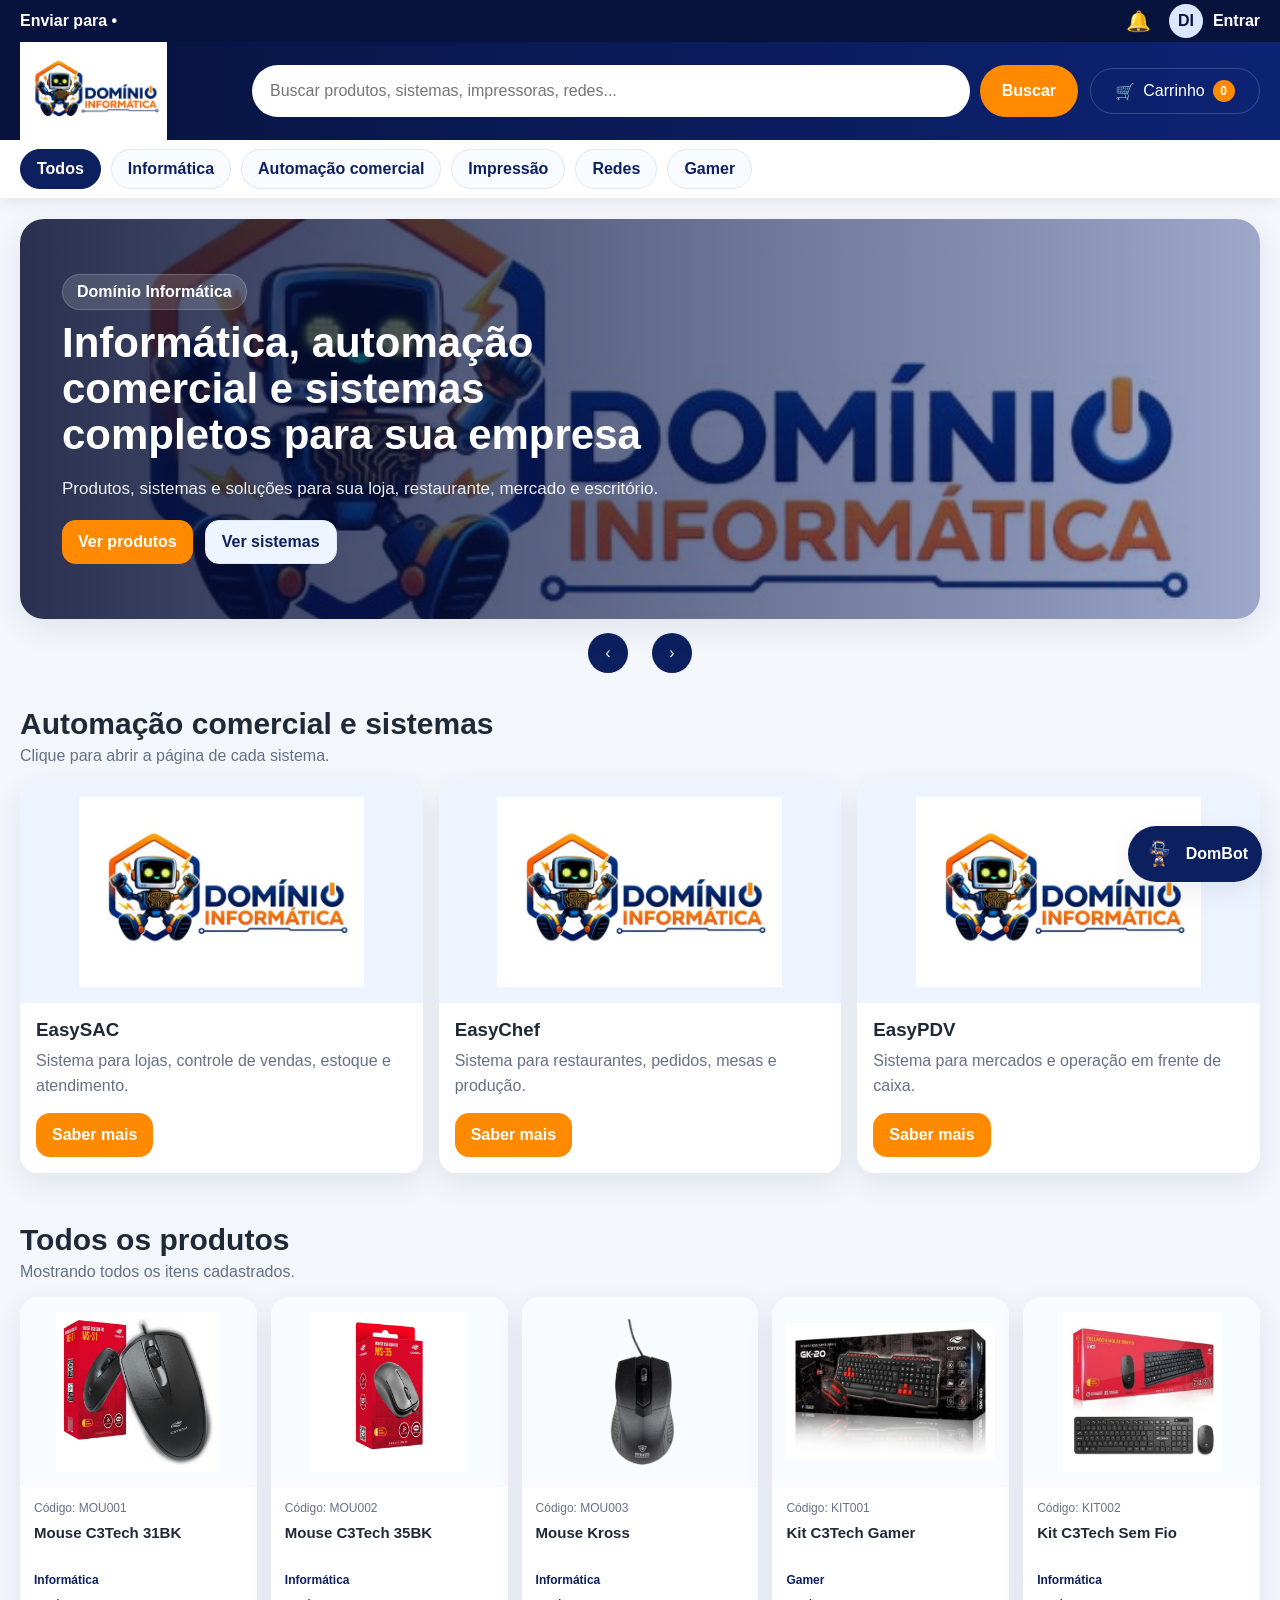
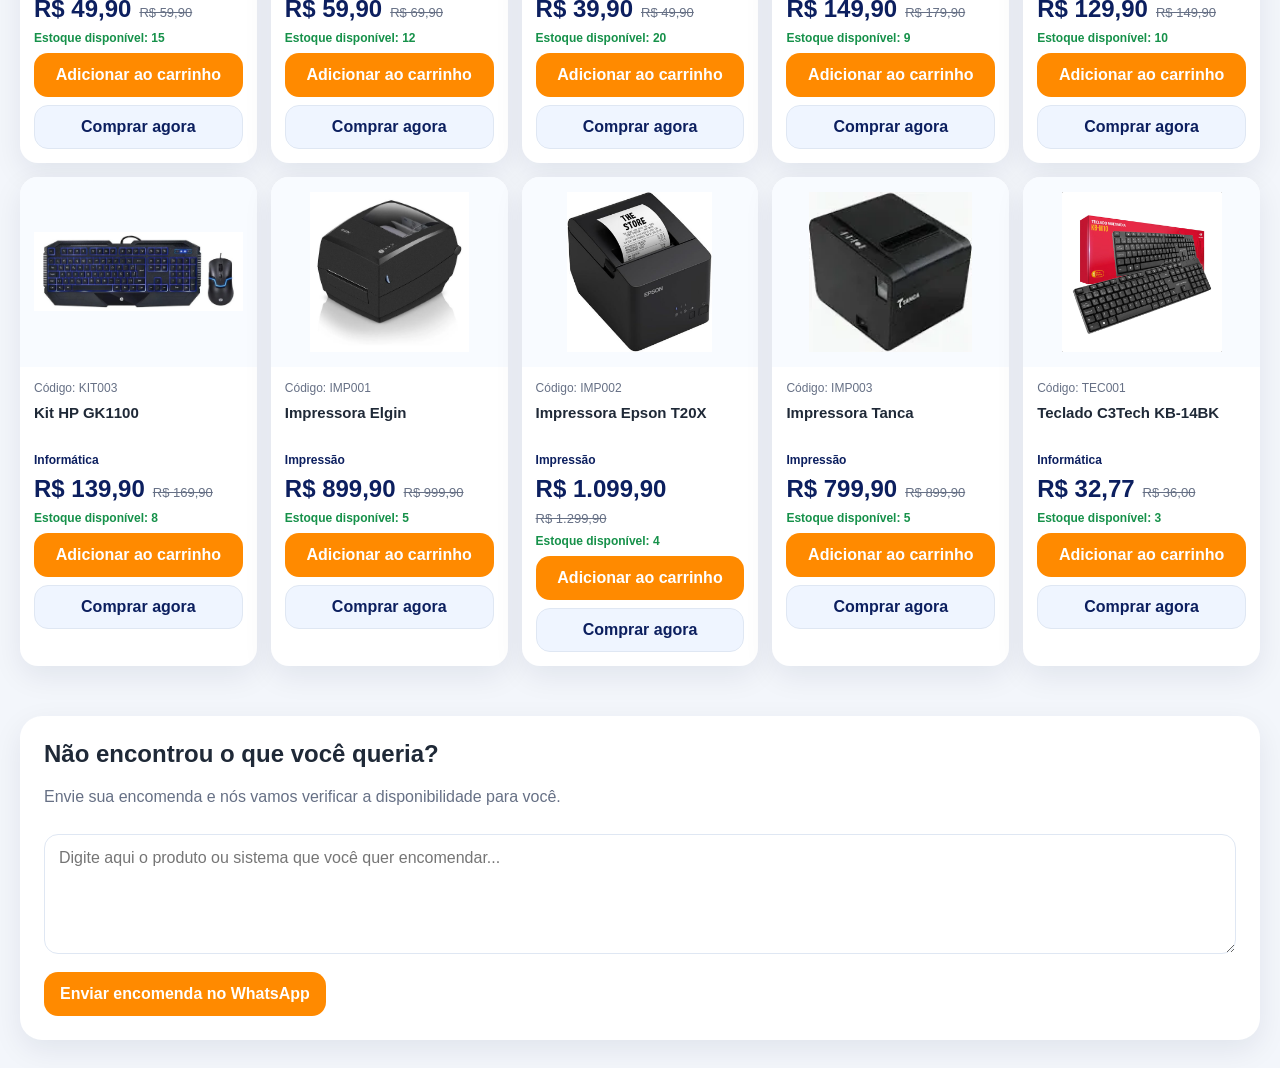
<file: index.html>
<!DOCTYPE html>
<html lang="pt-BR">
<head>
  <meta charset="UTF-8" />
  <meta name="viewport" content="width=device-width, initial-scale=1.0" />
  <title>Domínio Informática | Loja</title>
  <meta name="description" content="Informática, automação comercial, impressoras, redes e gamer." />
  <link rel="stylesheet" href="style.css" />
</head>
<body>
  <header class="site-header">
    <div class="header-top">
      <div class="container header-top-content">
        <button class="ship-to ship-to-btn" id="shipToBtn" type="button">
          Enviar para •
        </button>

        <div class="header-top-right">
          <button class="notif-btn" type="button" id="openNotificationsBtn" aria-label="Notificações">🔔</button>

          <div class="account-menu">
            <button class="account-trigger" id="accountTrigger" type="button">
              <span class="account-avatar" id="accountAvatar">DI</span>
              <span class="account-name" id="accountName">Entrar</span>
            </button>

            <div class="account-dropdown" id="accountDropdown">
              <div class="account-dropdown-header">
                <strong id="dropdownUserName">Visitante</strong>
                <span id="dropdownUserEmail">Faça login para continuar</span>
              </div>

              <a href="login.html" id="profileLink">Entrar / Cadastro</a>
              <button type="button" id="myOrdersBtn">Compras</button>
              <button type="button" id="logoutBtn">Sair</button>
            </div>
          </div>
        </div>
      </div>
    </div>

    <div class="header-main">
      <div class="container header-main-content">
        <a href="index.html" class="logo-area" aria-label="Domínio Informática">
          <img src="logo-dominio.png.png" alt="Domínio Informática" class="site-logo" />
        </a>

        <form class="search-form" id="searchForm">
          <input
            type="search"
            id="searchInput"
            placeholder="Buscar produtos, sistemas, impressoras, redes..."
            autocomplete="off"
          />
          <button type="submit">Buscar</button>
        </form>

      <a href="cart.html" class="header-cart" aria-label="Carrinho">
          <span class="header-cart-icon">🛒</span>
          <span class="header-cart-text">Carrinho</span>
          <span class="cart-count" id="cartCount">0</span>
        </a>
      </div>
    </div>

    <nav class="main-nav">
      <div class="container nav-list">
        <button class="nav-chip active" data-category="todos">Todos</button>
        <button class="nav-chip" data-category="informática">Informática</button>
        <button class="nav-chip" data-category="automação comercial">Automação comercial</button>
        <button class="nav-chip" data-category="impressão">Impressão</button>
        <button class="nav-chip" data-category="redes">Redes</button>
        <button class="nav-chip" data-category="gamer">Gamer</button>
      </div>
    </nav>
  </header>

  <main>
    <section class="hero-slider-section">
      <div class="container">
        <div class="hero-slider" id="heroSlider">
          <div class="hero-slide active">
            <div class="hero-slide-bg" style="background-image: linear-gradient(90deg, rgba(5,12,48,.85), rgba(9,36,122,.40)), url('logo-dominio.png.png');"></div>
            <div class="hero-slide-content">
              <span class="hero-badge">Domínio Informática</span>
              <h1>Informática, automação comercial e sistemas completos para sua empresa</h1>
              <p>Produtos, sistemas e soluções para sua loja, restaurante, mercado e escritório.</p>
              <div class="hero-slide-actions">
                <button type="button" class="btn-primary" onclick="window.DI.scrollToSection('productsSection')">Ver produtos</button>
                <button type="button" class="btn-secondary" onclick="window.DI.scrollToSection('systemsSection')">Ver sistemas</button>
              </div>
            </div>
          </div>

          <div class="hero-slide">
            <div class="hero-slide-bg" style="background-image: linear-gradient(90deg, rgba(5,12,48,.85), rgba(9,36,122,.40)), url('impressora-elgin-1.jpeg');"></div>
            <div class="hero-slide-content">
              <span class="hero-badge">Impressão</span>
              <h1>Impressoras e equipamentos para automação comercial</h1>
              <p>Produtos ideais para caixa, emissão e operação comercial.</p>
              <div class="hero-slide-actions">
                <button type="button" class="btn-primary" onclick="window.DI.applyCategoryFilter('impressão')">Ver impressoras</button>
              </div>
            </div>
          </div>

          <div class="hero-slide">
            <div class="hero-slide-bg" style="background-image: linear-gradient(90deg, rgba(5,12,48,.85), rgba(9,36,122,.40)), url('kit-c3tech-gamer-1.jpeg');"></div>
            <div class="hero-slide-content">
              <span class="hero-badge">Gamer</span>
              <h1>Produtos gamer com visual moderno e ótimo custo-benefício</h1>
              <p>Monte seu setup com kits, mouses e periféricos.</p>
              <div class="hero-slide-actions">
                <button type="button" class="btn-primary" onclick="window.DI.applyCategoryFilter('gamer')">Ver gamer</button>
              </div>
            </div>
          </div>
        </div>

        <div class="slider-controls">
          <button type="button" id="prevSlideBtn">‹</button>
          <div class="slider-dots" id="sliderDots"></div>
          <button type="button" id="nextSlideBtn">›</button>
        </div>
      </div>
    </section>

    <section class="container section" id="systemsSection">
      <div class="section-head">
        <h2>Automação comercial e sistemas</h2>
        <p>Clique para abrir a página de cada sistema.</p>
      </div>
      <div class="system-grid" id="systemGrid"></div>
    </section>

    <section class="container section" id="productsSection">
      <div class="section-head">
        <h2 id="productsSectionTitle">Todos os produtos</h2>
        <p id="productsSectionSubtitle">Mostrando todos os itens cadastrados.</p>
      </div>
      <div class="product-grid" id="allProducts"></div>
    </section>

    <section class="container section" id="customOrderSection">
      <div class="custom-order-box">
        <h2>Não encontrou o que você queria?</h2>
        <p>Envie sua encomenda e nós vamos verificar a disponibilidade para você.</p>
        <textarea id="customOrderMessage" placeholder="Digite aqui o produto ou sistema que você quer encomendar..."></textarea>
        <button type="button" class="btn-primary" id="sendCustomOrderBtn">Enviar encomenda no WhatsApp</button>
      </div>
    </section>
  </main>

  <aside class="notification-panel" id="notificationPanel">
    <div class="notification-header">
      <h3>Avisos</h3>
      <button type="button" id="closeNotificationsBtn">✕</button>
    </div>
    <div class="notification-body">
      <div class="notification-item">Confirme seu e-mail para deixar sua conta mais segura.</div>
      <div class="notification-item">Acompanhe novidades e promoções da Domínio Informática.</div>
      <div class="notification-item">Veja suas compras pelo menu da conta.</div>
    </div>
  </aside>

  <aside class="orders-panel" id="ordersPanel">
    <div class="notification-header">
      <h3>Minhas compras</h3>
      <button type="button" id="closeOrdersBtn">✕</button>
    </div>
    <div class="notification-body" id="ordersContent"></div>
  </aside>

  <div class="dombot-fab">
    <button class="dombot-toggle" id="domBotToggle" type="button">
      <img src="dombot.png" alt="DomBot" />
      <span>DomBot</span>
    </button>
  </div>

  <div class="dombot-panel" id="domBotPanel">
    <div class="dombot-header">
      <div class="dombot-header-left">
        <img src="dombot.png" alt="DomBot" class="dombot-avatar" />
        <strong>DomBot</strong>
      </div>
      <button type="button" id="closeDomBot">✕</button>
    </div>

    <div class="dombot-body">
      <p>Oi! Posso te ajudar com produtos, sistemas e encomendas.</p>
      <button class="dombot-option" data-message="Olá! Quero saber mais sobre os sistemas da Domínio Informática.">Sistemas</button>
      <button class="dombot-option" data-message="Olá! Quero tirar uma dúvida sobre um produto.">Produto</button>
      <button class="dombot-option" data-message="Olá! Quero fazer uma encomenda.">Encomenda</button>
      <textarea id="domBotCustomMessage" placeholder="Escreva sua dúvida..."></textarea>
      <button class="btn-primary full" id="sendDomBotMessage" type="button">Enviar no WhatsApp</button>
    </div>
  </div>

  <script src="products.js"></script>
  <script src="app.js"></script>
</body>
</html>
</file>
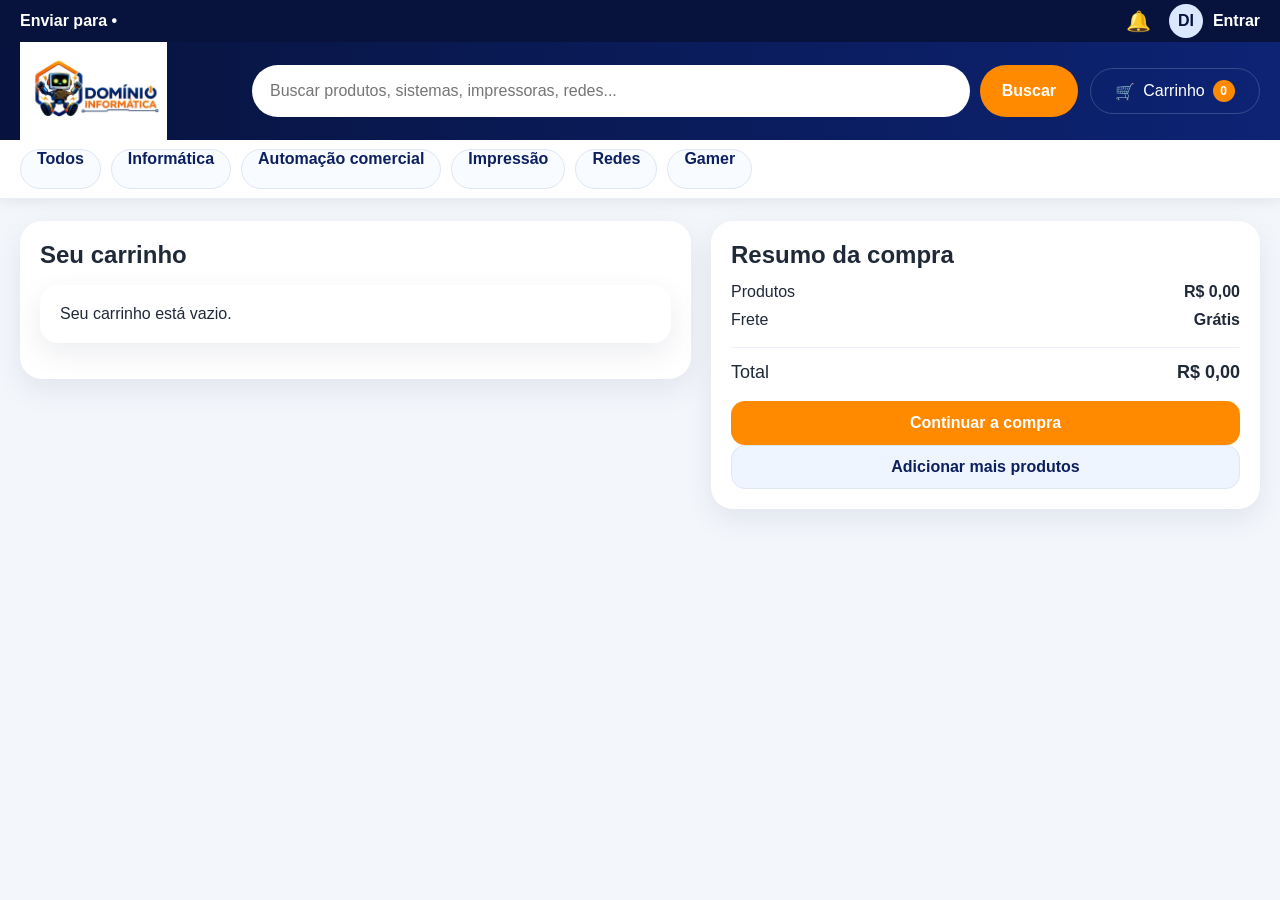
<file: cart.html>
<!DOCTYPE html>
<html lang="pt-BR">
<head>
  <meta charset="UTF-8" />
  <meta name="viewport" content="width=device-width, initial-scale=1.0" />
  <title>Carrinho | Domínio Informática</title>
  <link rel="stylesheet" href="style.css" />
</head>
<body>
  <header class="site-header">
    <div class="header-top">
      <div class="container header-top-content">
        <button class="ship-to ship-to-btn" id="shipToBtn" type="button">
          Enviar para •
        </button>

        <div class="header-top-right">
          <button class="notif-btn" type="button" id="openNotificationsBtn" aria-label="Notificações">🔔</button>

          <div class="account-menu">
            <button class="account-trigger" id="accountTrigger" type="button">
              <span class="account-avatar" id="accountAvatar">DI</span>
              <span class="account-name" id="accountName">Entrar</span>
            </button>

            <div class="account-dropdown" id="accountDropdown">
              <div class="account-dropdown-header">
                <strong id="dropdownUserName">Visitante</strong>
                <span id="dropdownUserEmail">Faça login para continuar</span>
              </div>

              <a href="login.html" id="profileLink">Entrar / Cadastro</a>
              <button type="button" id="myOrdersBtn">Compras</button>
              <button type="button" id="logoutBtn">Sair</button>
            </div>
          </div>
        </div>
      </div>
    </div>

    <div class="header-main">
      <div class="container header-main-content">
        <a href="index.html" class="logo-area" aria-label="Domínio Informática">
          <img src="logo-dominio.png.png" alt="Domínio Informática" class="site-logo" />
        </a>

        <form class="search-form" id="searchForm">
          <input
            type="search"
            id="searchInput"
            placeholder="Buscar produtos, sistemas, impressoras, redes..."
            autocomplete="off"
          />
          <button type="submit">Buscar</button>
        </form>

        <a href="cart.html" class="header-cart" aria-label="Carrinho">
          <span class="header-cart-icon">🛒</span>
          <span class="header-cart-text">Carrinho</span>
          <span class="cart-count" id="cartCount">0</span>
        </a>
      </div>
    </div>

    <nav class="main-nav">
      <div class="container nav-list">
        <a class="nav-chip" href="index.html">Todos</a>
        <a class="nav-chip" href="index.html?cat=informática">Informática</a>
        <a class="nav-chip" href="index.html?cat=automação comercial">Automação comercial</a>
        <a class="nav-chip" href="index.html?cat=impressão">Impressão</a>
        <a class="nav-chip" href="index.html?cat=redes">Redes</a>
        <a class="nav-chip" href="index.html?cat=gamer">Gamer</a>
      </div>
    </nav>
  </header>

  <main class="container section">
    <div class="cart-layout">
      <section class="cart-main">
        <div class="checkout-card">
          <div class="checkout-card-header">
            <h2>Seu carrinho</h2>
          </div>
          <div id="cartItemsPage"></div>
        </div>
      </section>

      <aside class="cart-summary">
        <div class="checkout-card sticky-summary">
          <div class="checkout-card-header">
            <h2>Resumo da compra</h2>
          </div>

          <div class="cart-summary-lines">
            <div><span>Produtos</span><strong id="cartSummaryProducts">R$ 0,00</strong></div>
            <div><span>Frete</span><strong>Grátis</strong></div>
          </div>

          <div class="cart-summary-total">
            <span>Total</span>
            <strong id="cartSummaryTotal">R$ 0,00</strong>
          </div>

          <a href="checkout.html" class="btn-primary full">Continuar a compra</a>
          <a href="index.html" class="btn-secondary full">Adicionar mais produtos</a>
        </div>
      </aside>
    </div>
  </main>

  <aside class="notification-panel" id="notificationPanel">
    <div class="notification-header">
      <h3>Avisos</h3>
      <button type="button" id="closeNotificationsBtn">✕</button>
    </div>
    <div class="notification-body">
      <div class="notification-item">Confirme seu e-mail para deixar sua conta mais segura.</div>
      <div class="notification-item">Acompanhe novidades e promoções da Domínio Informática.</div>
    </div>
  </aside>

  <aside class="orders-panel" id="ordersPanel">
    <div class="notification-header">
      <h3>Minhas compras</h3>
      <button type="button" id="closeOrdersBtn">✕</button>
    </div>
    <div class="notification-body" id="ordersContent"></div>
  </aside>

  <script src="products.js"></script>
  <script src="app.js"></script>
</body>
</html>
</file>
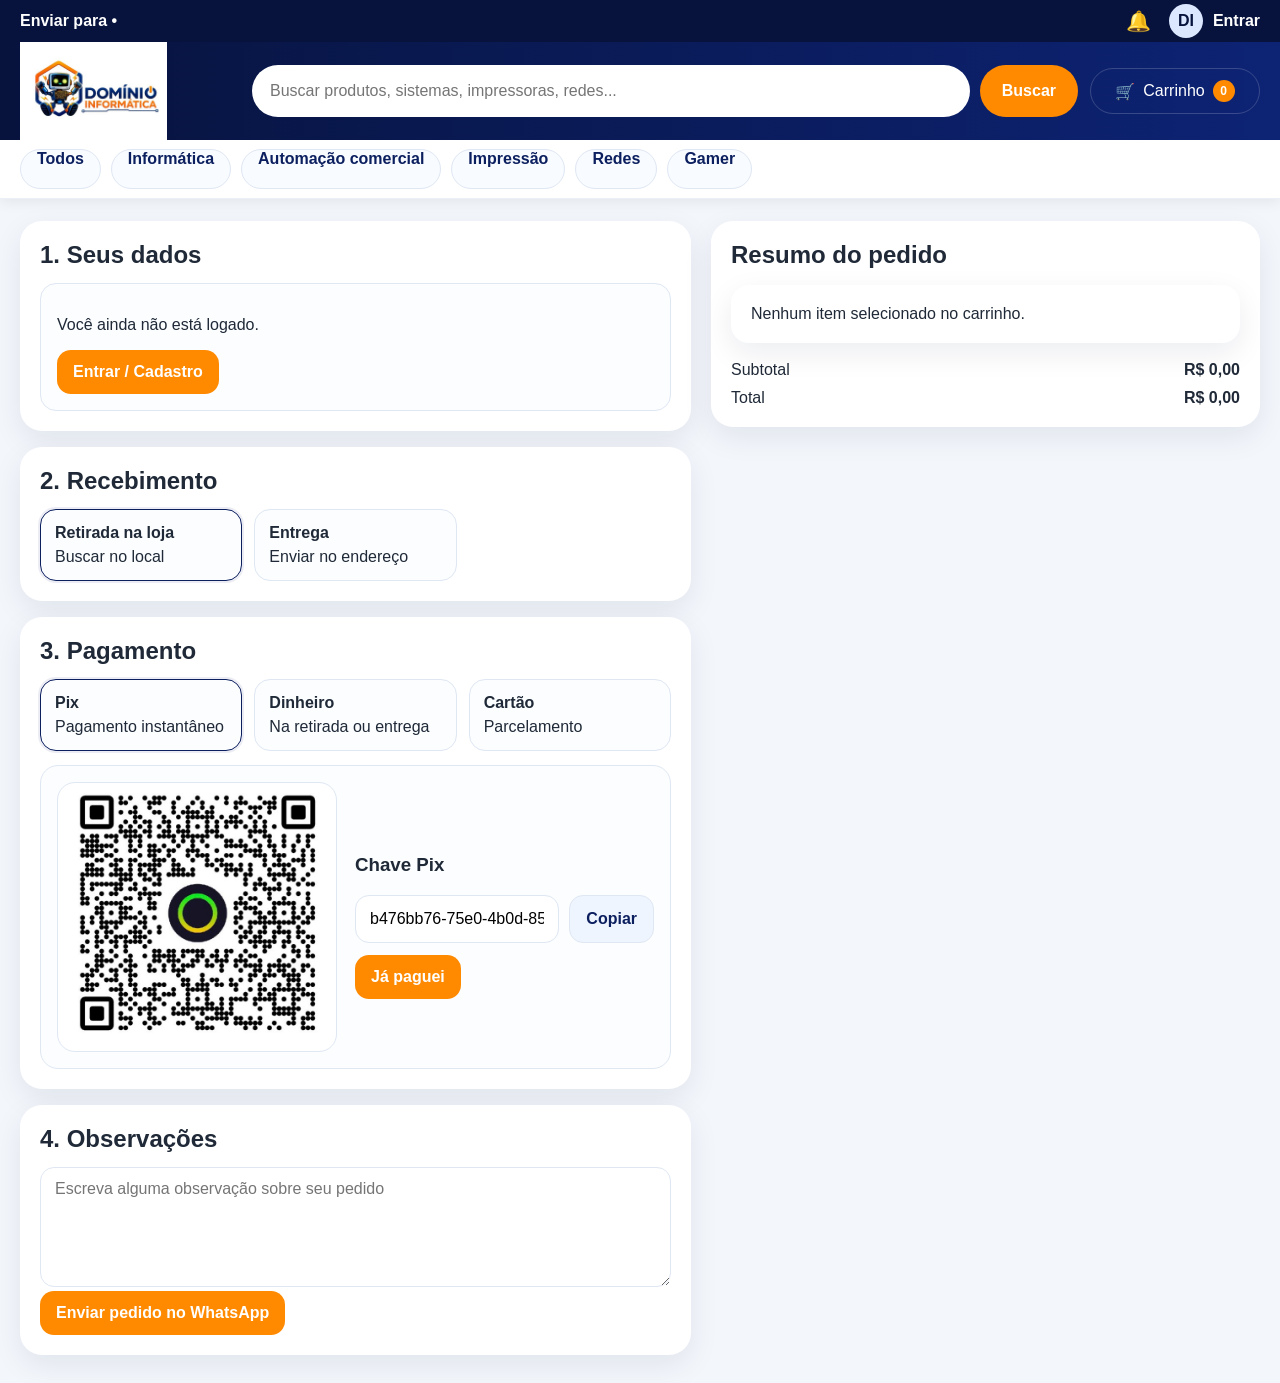
<file: checkout.html>
<!DOCTYPE html>
<html lang="pt-BR">
<head>
  <meta charset="UTF-8" />
  <meta name="viewport" content="width=device-width, initial-scale=1.0" />
  <title>Checkout | Domínio Informática</title>
  <link rel="stylesheet" href="style.css" />
</head>
<body>
  <header class="site-header">
    <div class="header-top">
      <div class="container header-top-content">
        <button class="ship-to ship-to-btn" id="shipToBtn" type="button">
          Enviar para •
        </button>

        <div class="header-top-right">
          <button class="notif-btn" type="button" id="openNotificationsBtn" aria-label="Notificações">🔔</button>

          <div class="account-menu">
            <button class="account-trigger" id="accountTrigger" type="button">
              <span class="account-avatar" id="accountAvatar">DI</span>
              <span class="account-name" id="accountName">Entrar</span>
            </button>

            <div class="account-dropdown" id="accountDropdown">
              <div class="account-dropdown-header">
                <strong id="dropdownUserName">Visitante</strong>
                <span id="dropdownUserEmail">Faça login para continuar</span>
              </div>

              <a href="login.html" id="profileLink">Entrar / Cadastro</a>
              <button type="button" id="myOrdersBtn">Compras</button>
              <button type="button" id="logoutBtn">Sair</button>
            </div>
          </div>
        </div>
      </div>
    </div>

    <div class="header-main">
      <div class="container header-main-content">
        <a href="index.html" class="logo-area" aria-label="Domínio Informática">
          <img src="logo-dominio.png.png" alt="Domínio Informática" class="site-logo" />
        </a>

        <form class="search-form" id="searchForm">
          <input
            type="search"
            id="searchInput"
            placeholder="Buscar produtos, sistemas, impressoras, redes..."
            autocomplete="off"
          />
          <button type="submit">Buscar</button>
        </form>

      <a href="cart.html" class="header-cart" aria-label="Carrinho">
          <span class="header-cart-icon">🛒</span>
          <span class="header-cart-text">Carrinho</span>
          <span class="cart-count" id="cartCount">0</span>
        </a>
      </div>
    </div>

    <nav class="main-nav">
      <div class="container nav-list">
        <a class="nav-chip" href="index.html">Todos</a>
        <a class="nav-chip" href="index.html?cat=informática">Informática</a>
        <a class="nav-chip" href="index.html?cat=automação comercial">Automação comercial</a>
        <a class="nav-chip" href="index.html?cat=impressão">Impressão</a>
        <a class="nav-chip" href="index.html?cat=redes">Redes</a>
        <a class="nav-chip" href="index.html?cat=gamer">Gamer</a>
      </div>
    </nav>
  </header>

  <main class="container section">
    <div class="checkout-layout-modern">
      <section class="checkout-main-modern">
        <div class="checkout-card">
          <div class="checkout-card-header">
            <h2>1. Seus dados</h2>
          </div>
          <div id="checkoutUserData"></div>
        </div>

        <div class="checkout-card">
          <div class="checkout-card-header">
            <h2>2. Recebimento</h2>
          </div>

          <div class="checkout-options-grid">
            <label class="checkout-option-card selected">
              <input type="radio" name="deliveryType" value="retirada" checked />
              <strong>Retirada na loja</strong>
              <span>Buscar no local</span>
            </label>

            <label class="checkout-option-card">
              <input type="radio" name="deliveryType" value="entrega" />
              <strong>Entrega</strong>
              <span>Enviar no endereço</span>
            </label>
          </div>

          <div id="deliveryFields" class="hidden delivery-fields-grid">
            <input type="text" id="checkoutStreet" placeholder="Rua / Avenida" />
            <div class="form-grid-two">
              <input type="text" id="checkoutNumber" placeholder="Número" />
              <input type="text" id="checkoutNeighborhood" placeholder="Bairro" />
            </div>
            <input type="text" id="checkoutReference" placeholder="Referência" />
            <input type="text" id="checkoutWorkplace" placeholder="Local de trabalho (opcional)" />
          </div>
        </div>

        <div class="checkout-card">
          <div class="checkout-card-header">
            <h2>3. Pagamento</h2>
          </div>

          <div class="checkout-options-grid">
            <label class="checkout-option-card selected">
              <input type="radio" name="paymentMethod" value="pix" checked />
              <strong>Pix</strong>
              <span>Pagamento instantâneo</span>
            </label>

            <label class="checkout-option-card">
              <input type="radio" name="paymentMethod" value="dinheiro" />
              <strong>Dinheiro</strong>
              <span>Na retirada ou entrega</span>
            </label>

            <label class="checkout-option-card">
              <input type="radio" name="paymentMethod" value="cartao" />
              <strong>Cartão</strong>
              <span>Parcelamento</span>
            </label>
          </div>

          <div id="pixBox" class="checkout-payment-box-modern">
            <div class="pix-layout-modern">
              <div class="pix-qr-box">
                <img src="pix-qrcode.png" alt="QR Code Pix" />
              </div>

              <div class="pix-side-info">
                <h3>Chave Pix</h3>
                <div class="pix-copy-line">
                  <input type="text" id="pixKey" value="b476bb76-75e0-4b0d-85e8-621710f271a2" readonly />
                  <button type="button" class="btn-secondary" id="copyPixKeyBtn">Copiar</button>
                </div>
                <button type="button" class="btn-primary" id="alreadyPaidBtn">Já paguei</button>
              </div>
            </div>
          </div>

          <div id="cashBox" class="checkout-payment-box-modern hidden">
            <input type="text" id="cashChange" placeholder="Troco para quanto?" />
          </div>

          <div id="cardBox" class="checkout-payment-box-modern hidden">
            <select id="installments">
              <option value="1">1x sem juros</option>
              <option value="2">2x sem juros</option>
              <option value="3">3x sem juros</option>
              <option value="4">4x sem juros</option>
              <option value="5">5x sem juros</option>
              <option value="6">6x sem juros</option>
              <option value="7">7x sem juros</option>
              <option value="8">8x com taxa de 16,09%</option>
              <option value="9">9x com taxa de 16,69%</option>
              <option value="10">10x com taxa de 17,39%</option>
              <option value="11">11x com taxa de 18,39%</option>
              <option value="12">12x com taxa de 18,79%</option>
            </select>
            <p id="installmentResult"></p>
          </div>
        </div>

        <div class="checkout-card">
          <div class="checkout-card-header">
            <h2>4. Observações</h2>
          </div>
          <textarea id="checkoutNotes" placeholder="Escreva alguma observação sobre seu pedido"></textarea>
          <button type="button" class="btn-primary" id="finishOrderBtn">Enviar pedido no WhatsApp</button>
        </div>
      </section>

      <aside class="checkout-summary-modern">
        <div class="checkout-card sticky-summary">
          <div class="checkout-card-header">
            <h2>Resumo do pedido</h2>
          </div>
          <div id="checkoutItems"></div>
          <div class="checkout-summary-total-modern">
            <div><span>Subtotal</span><strong id="checkoutSubtotal">R$ 0,00</strong></div>
            <div><span>Total</span><strong id="checkoutTotal">R$ 0,00</strong></div>
          </div>
        </div>
      </aside>
    </div>
  </main>

  <aside class="notification-panel" id="notificationPanel">
    <div class="notification-header">
      <h3>Avisos</h3>
      <button type="button" id="closeNotificationsBtn">✕</button>
    </div>
    <div class="notification-body">
      <div class="notification-item">Confirme seu e-mail para deixar sua conta mais segura.</div>
      <div class="notification-item">Acompanhe novidades e promoções da Domínio Informática.</div>
    </div>
  </aside>

  <aside class="orders-panel" id="ordersPanel">
    <div class="notification-header">
      <h3>Minhas compras</h3>
      <button type="button" id="closeOrdersBtn">✕</button>
    </div>
    <div class="notification-body" id="ordersContent"></div>
  </aside>

  <script src="products.js"></script>
  <script src="app.js"></script>
</body>
</html>
</file>
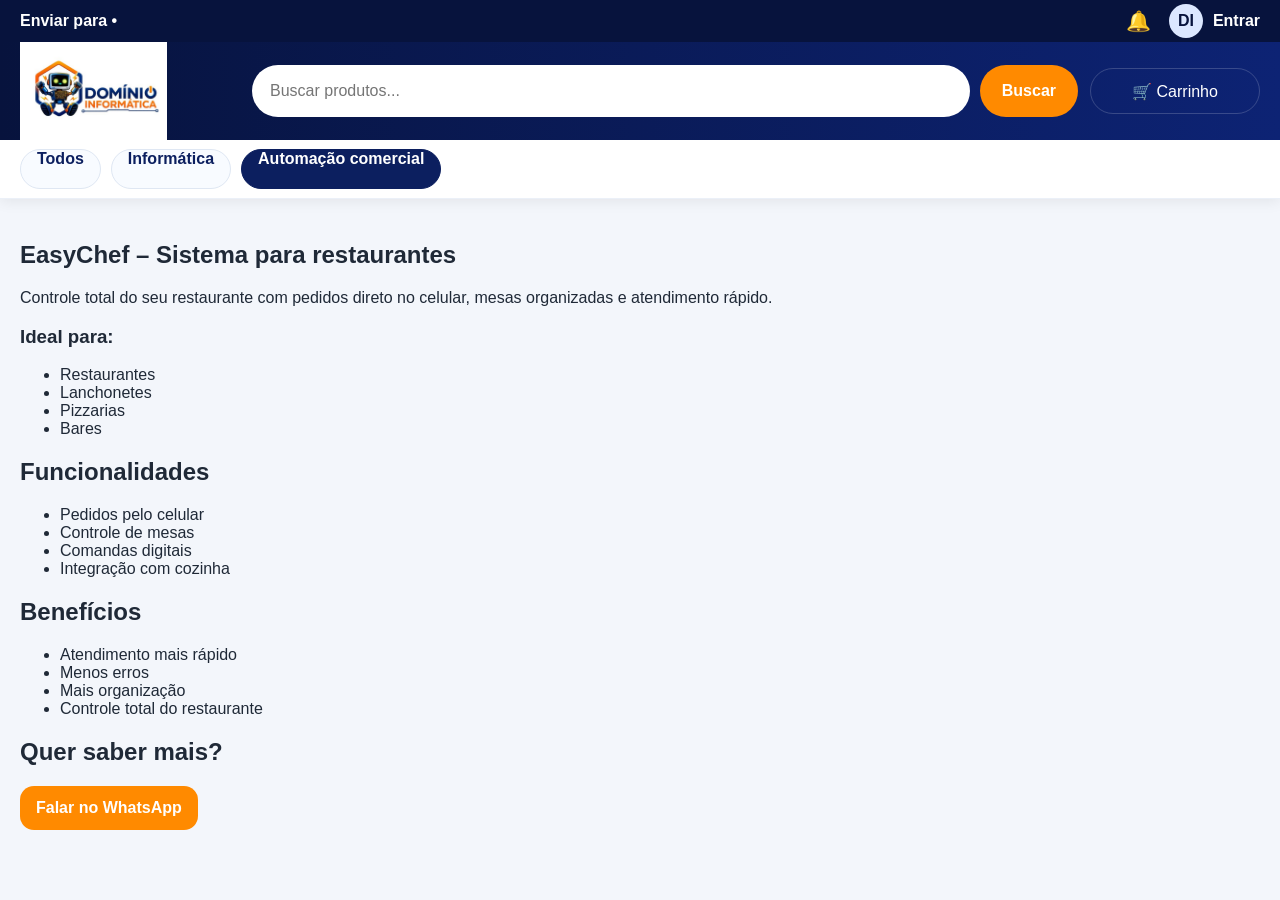
<file: easychef.html>
<!DOCTYPE html>
<html lang="pt-BR">
<head>
  <meta charset="UTF-8" />
  <meta name="viewport" content="width=device-width, initial-scale=1.0" />
  <title>EasyChef | Domínio Informática</title>
  <link rel="stylesheet" href="style.css" />
</head>
<body>

<header class="site-header">
  <div class="header-top">
    <div class="container header-top-content">
      <button class="ship-to ship-to-btn">Enviar para •</button>

      <div class="header-top-right">
        <button class="notif-btn">🔔</button>

        <div class="account-menu">
            <button class="account-trigger" id="accountTrigger" type="button">
              <span class="account-avatar" id="accountAvatar">DI</span>
              <span class="account-name" id="accountName">Entrar</span>
            </button>

            <div class="account-dropdown" id="accountDropdown">
              <div class="account-dropdown-header">
                <strong id="dropdownUserName">Visitante</strong>
                <span id="dropdownUserEmail">Faça login para continuar</span>
              </div>

              <a href="login.html" id="profileLink">Entrar / Cadastro</a>
              <button type="button" id="myOrdersBtn">Compras</button>
              <button type="button" id="logoutBtn">Sair</button>
            </div>
          </div>
        </div>
      </div>
    </div>

  <div class="header-main">
    <div class="container header-main-content">
      <a href="index.html">
        <img src="logo-dominio.png.png" class="site-logo" />
      </a>

      <form class="search-form">
        <input type="search" placeholder="Buscar produtos..." />
        <button>Buscar</button>
      </form>

      <a href="cart.html" class="header-cart">🛒 Carrinho</a>
    </div>
  </div>

  <nav class="main-nav">
    <div class="container nav-list">
      <a class="nav-chip" href="index.html">Todos</a>
      <a class="nav-chip" href="index.html?cat=informática">Informática</a>
      <a class="nav-chip active" href="index.html?cat=automação comercial">Automação comercial</a>
    </div>
  </nav>
</header>

<main class="container section">

  <section class="system-page">

    <div class="system-hero">
      <div>
        <h1>EasyChef – Sistema para restaurantes</h1>
        <p>
          Controle total do seu restaurante com pedidos direto no celular,
          mesas organizadas e atendimento rápido.
        </p>
      </div>

      <div class="system-hero-card">
        <h3>Ideal para:</h3>
        <ul>
          <li>Restaurantes</li>
          <li>Lanchonetes</li>
          <li>Pizzarias</li>
          <li>Bares</li>
        </ul>
      </div>
    </div>

    <div class="system-content-grid">

      <div class="system-info-card">
        <h2>Funcionalidades</h2>
        <ul>
          <li>Pedidos pelo celular</li>
          <li>Controle de mesas</li>
          <li>Comandas digitais</li>
          <li>Integração com cozinha</li>
        </ul>
      </div>

      <div class="system-info-card">
        <h2>Benefícios</h2>
        <ul>
          <li>Atendimento mais rápido</li>
          <li>Menos erros</li>
          <li>Mais organização</li>
          <li>Controle total do restaurante</li>
        </ul>
      </div>

      <div class="system-info-card">
        <h2>Quer saber mais?</h2>
        <a href="https://wa.me/5594992627580" class="btn-primary">
          Falar no WhatsApp
        </a>
      </div>

    </div>

  </section>

</main>

<script src="app.js"></script>
</body>
</html>
</file>
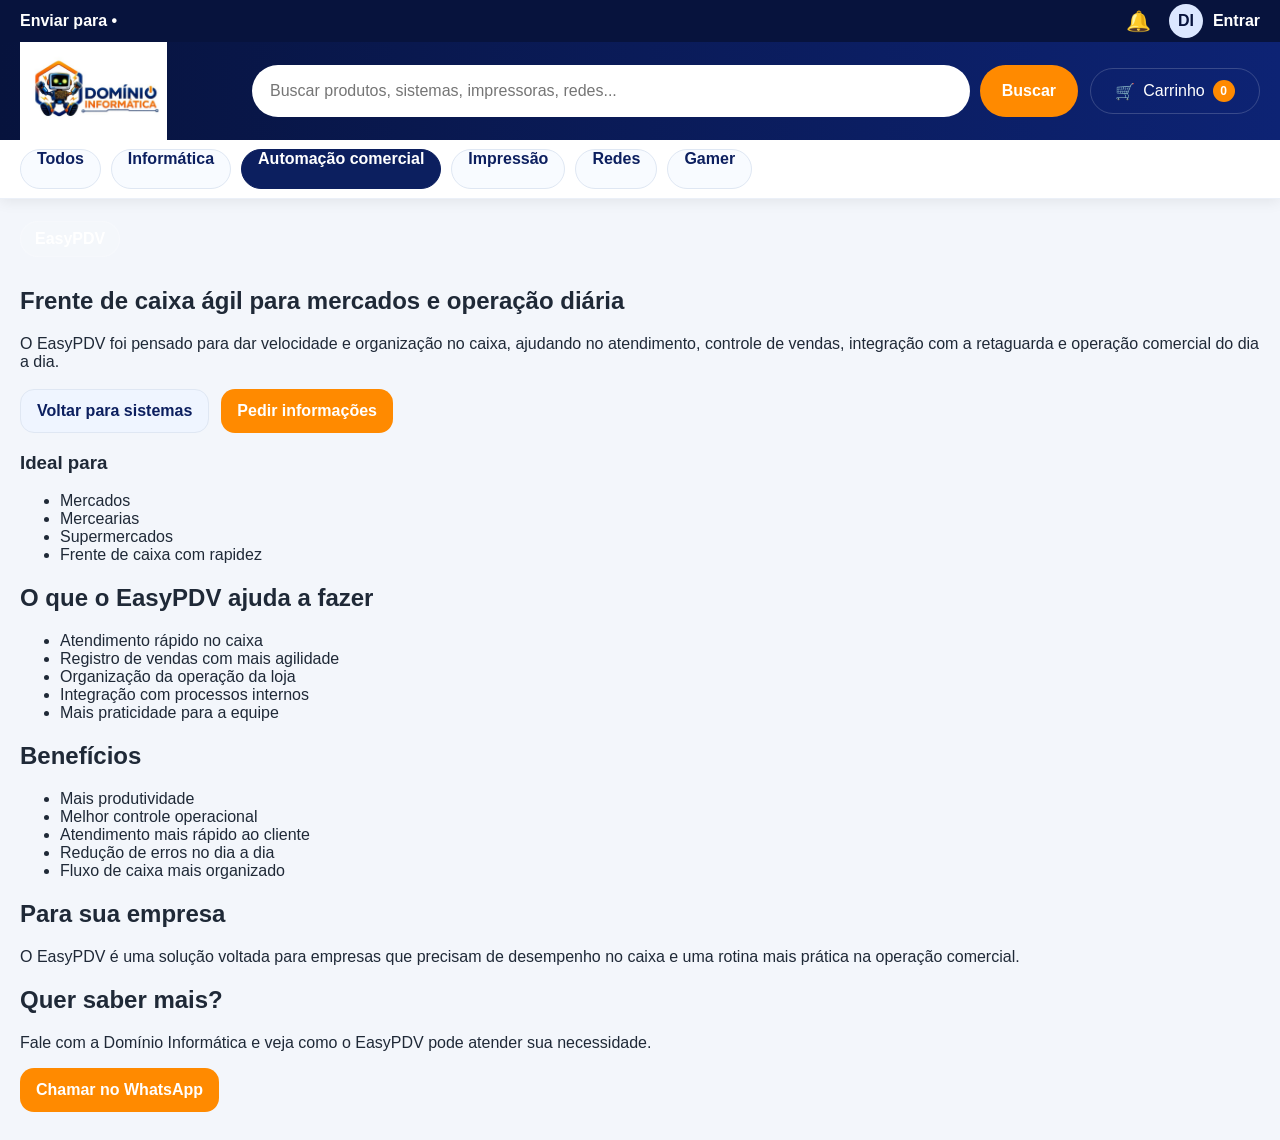
<file: easypdv.html>
<!DOCTYPE html>
<html lang="pt-BR">
<head>
  <meta charset="UTF-8" />
  <meta name="viewport" content="width=device-width, initial-scale=1.0" />
  <title>EasyPDV | Domínio Informática</title>
  <link rel="stylesheet" href="style.css" />
</head>
<body>
  <header class="site-header">
    <div class="header-top">
      <div class="container header-top-content">
        <button class="ship-to ship-to-btn" id="shipToBtn" type="button">
          Enviar para •
        </button>

        <div class="header-top-right">
          <button class="notif-btn" type="button" id="openNotificationsBtn" aria-label="Notificações">🔔</button>

          <div class="account-menu">
            <button class="account-trigger" id="accountTrigger" type="button">
              <span class="account-avatar" id="accountAvatar">DI</span>
              <span class="account-name" id="accountName">Entrar</span>
            </button>

            <div class="account-dropdown" id="accountDropdown">
              <div class="account-dropdown-header">
                <strong id="dropdownUserName">Visitante</strong>
                <span id="dropdownUserEmail">Faça login para continuar</span>
              </div>

              <a href="login.html" id="profileLink">Entrar / Cadastro</a>
              <button type="button" id="myOrdersBtn">Compras</button>
              <button type="button" id="logoutBtn">Sair</button>
            </div>
          </div>
        </div>
      </div>
    </div>

    <div class="header-main">
      <div class="container header-main-content">
        <a href="index.html" class="logo-area" aria-label="Domínio Informática">
          <img src="logo-dominio.png.png" alt="Domínio Informática" class="site-logo" />
        </a>

        <form class="search-form" id="searchForm">
          <input
            type="search"
            id="searchInput"
            placeholder="Buscar produtos, sistemas, impressoras, redes..."
            autocomplete="off"
          />
          <button type="submit">Buscar</button>
        </form>

        <a href="cart.html" class="header-cart" aria-label="Carrinho">
          <span class="header-cart-icon">🛒</span>
          <span class="header-cart-text">Carrinho</span>
          <span class="cart-count" id="cartCount">0</span>
        </a>
      </div>
    </div>

    <nav class="main-nav">
      <div class="container nav-list">
        <a class="nav-chip" href="index.html">Todos</a>
        <a class="nav-chip" href="index.html?cat=informática">Informática</a>
        <a class="nav-chip active" href="index.html?cat=automação comercial">Automação comercial</a>
        <a class="nav-chip" href="index.html?cat=impressão">Impressão</a>
        <a class="nav-chip" href="index.html?cat=redes">Redes</a>
        <a class="nav-chip" href="index.html?cat=gamer">Gamer</a>
      </div>
    </nav>
  </header>

  <main class="container section">
    <section class="system-page">
      <div class="system-hero">
        <div class="system-hero-text">
          <span class="hero-badge">EasyPDV</span>
          <h1>Frente de caixa ágil para mercados e operação diária</h1>
          <p>
            O EasyPDV foi pensado para dar velocidade e organização no caixa,
            ajudando no atendimento, controle de vendas, integração com a retaguarda
            e operação comercial do dia a dia.
          </p>

          <div class="hero-slide-actions">
            <a href="index.html?cat=automação%20comercial#systemsSection" class="btn-secondary">Voltar para sistemas</a>
            <a href="https://wa.me/5594992627580?text=Olá! Quero saber mais sobre o EasyPDV." class="btn-primary">Pedir informações</a>
          </div>
        </div>

        <div class="system-hero-card">
          <h3>Ideal para</h3>
          <ul>
            <li>Mercados</li>
            <li>Mercearias</li>
            <li>Supermercados</li>
            <li>Frente de caixa com rapidez</li>
          </ul>
        </div>
      </div>

      <div class="system-content-grid">
        <article class="system-info-card">
          <h2>O que o EasyPDV ajuda a fazer</h2>
          <ul>
            <li>Atendimento rápido no caixa</li>
            <li>Registro de vendas com mais agilidade</li>
            <li>Organização da operação da loja</li>
            <li>Integração com processos internos</li>
            <li>Mais praticidade para a equipe</li>
          </ul>
        </article>

        <article class="system-info-card">
          <h2>Benefícios</h2>
          <ul>
            <li>Mais produtividade</li>
            <li>Melhor controle operacional</li>
            <li>Atendimento mais rápido ao cliente</li>
            <li>Redução de erros no dia a dia</li>
            <li>Fluxo de caixa mais organizado</li>
          </ul>
        </article>

        <article class="system-info-card">
          <h2>Para sua empresa</h2>
          <p>
            O EasyPDV é uma solução voltada para empresas que precisam de
            desempenho no caixa e uma rotina mais prática na operação comercial.
          </p>
        </article>

        <article class="system-info-card">
          <h2>Quer saber mais?</h2>
          <p>
            Fale com a Domínio Informática e veja como o EasyPDV pode atender
            sua necessidade.
          </p>
          <a href="https://wa.me/5594992627580?text=Olá! Quero atendimento sobre o EasyPDV." class="btn-primary">Chamar no WhatsApp</a>
        </article>
      </div>
    </section>
  </main>

  <aside class="notification-panel" id="notificationPanel">
    <div class="notification-header">
      <h3>Avisos</h3>
      <button type="button" id="closeNotificationsBtn">✕</button>
    </div>
    <div class="notification-body">
      <div class="notification-item">Confirme seu e-mail para deixar sua conta mais segura.</div>
      <div class="notification-item">Acompanhe novidades e promoções da Domínio Informática.</div>
    </div>
  </aside>

  <aside class="orders-panel" id="ordersPanel">
    <div class="notification-header">
      <h3>Minhas compras</h3>
      <button type="button" id="closeOrdersBtn">✕</button>
    </div>
    <div class="notification-body" id="ordersContent"></div>
  </aside>

  <script src="products.js"></script>
  <script src="app.js"></script>
</body>
</html>
</file>
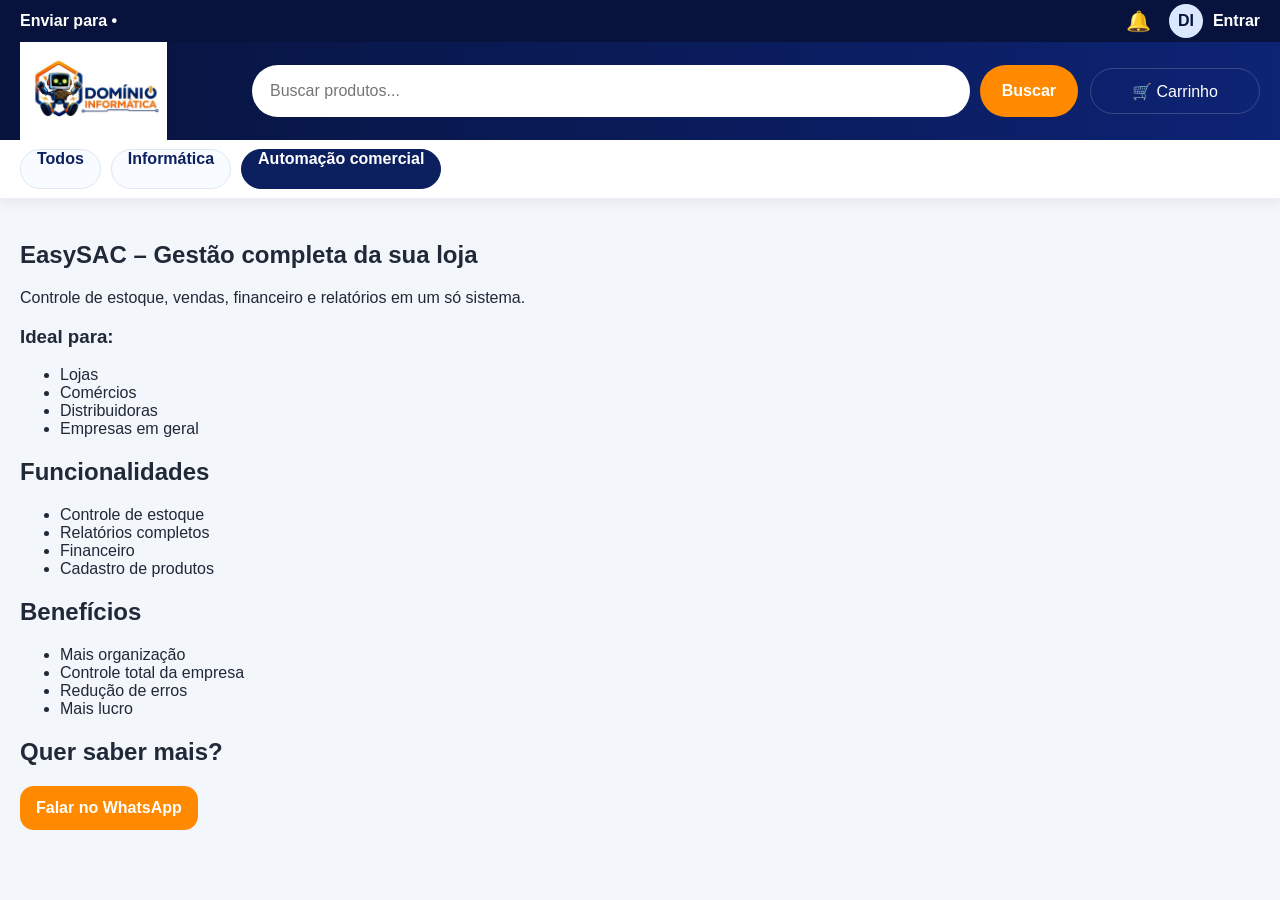
<file: easysac.html>
<!DOCTYPE html>
<html lang="pt-BR">
<head>
  <meta charset="UTF-8" />
  <meta name="viewport" content="width=device-width, initial-scale=1.0" />
  <title>EasySAC | Domínio Informática</title>
  <link rel="stylesheet" href="style.css" />
</head>
<body>

<header class="site-header">
  <div class="header-top">
    <div class="container header-top-content">
      <button class="ship-to ship-to-btn">Enviar para •</button>

      <div class="header-top-right">
        <button class="notif-btn">🔔</button>

        <div class="account-menu">
            <button class="account-trigger" id="accountTrigger" type="button">
              <span class="account-avatar" id="accountAvatar">DI</span>
              <span class="account-name" id="accountName">Entrar</span>
            </button>

            <div class="account-dropdown" id="accountDropdown">
              <div class="account-dropdown-header">
                <strong id="dropdownUserName">Visitante</strong>
                <span id="dropdownUserEmail">Faça login para continuar</span>
              </div>

              <a href="login.html" id="profileLink">Entrar / Cadastro</a>
              <button type="button" id="myOrdersBtn">Compras</button>
              <button type="button" id="logoutBtn">Sair</button>
            </div>
          </div>
        </div>
      </div>
    </div>


  <div class="header-main">
    <div class="container header-main-content">
      <a href="index.html">
        <img src="logo-dominio.png.png" class="site-logo" />
      </a>

      <form class="search-form">
        <input type="search" placeholder="Buscar produtos..." />
        <button>Buscar</button>
      </form>

      <a href="cart.html" class="header-cart">🛒 Carrinho</a>
    </div>
  </div>

  <nav class="main-nav">
    <div class="container nav-list">
      <a class="nav-chip" href="index.html">Todos</a>
      <a class="nav-chip" href="index.html?cat=informática">Informática</a>
      <a class="nav-chip active" href="index.html?cat=automação comercial">Automação comercial</a>
    </div>
  </nav>
</header>

<main class="container section">

  <section class="system-page">

    <div class="system-hero">
      <div>
        <h1>EasySAC – Gestão completa da sua loja</h1>
        <p>
          Controle de estoque, vendas, financeiro e relatórios em um só sistema.
        </p>
      </div>

      <div class="system-hero-card">
        <h3>Ideal para:</h3>
        <ul>
          <li>Lojas</li>
          <li>Comércios</li>
          <li>Distribuidoras</li>
          <li>Empresas em geral</li>
        </ul>
      </div>
    </div>

    <div class="system-content-grid">

      <div class="system-info-card">
        <h2>Funcionalidades</h2>
        <ul>
          <li>Controle de estoque</li>
          <li>Relatórios completos</li>
          <li>Financeiro</li>
          <li>Cadastro de produtos</li>
        </ul>
      </div>

      <div class="system-info-card">
        <h2>Benefícios</h2>
        <ul>
          <li>Mais organização</li>
          <li>Controle total da empresa</li>
          <li>Redução de erros</li>
          <li>Mais lucro</li>
        </ul>
      </div>

      <div class="system-info-card">
        <h2>Quer saber mais?</h2>
        <a href="https://wa.me/5594992627580" class="btn-primary">
          Falar no WhatsApp
        </a>
      </div>

    </div>

  </section>

</main>

<script src="app.js"></script>
</body>
</html>
</file>
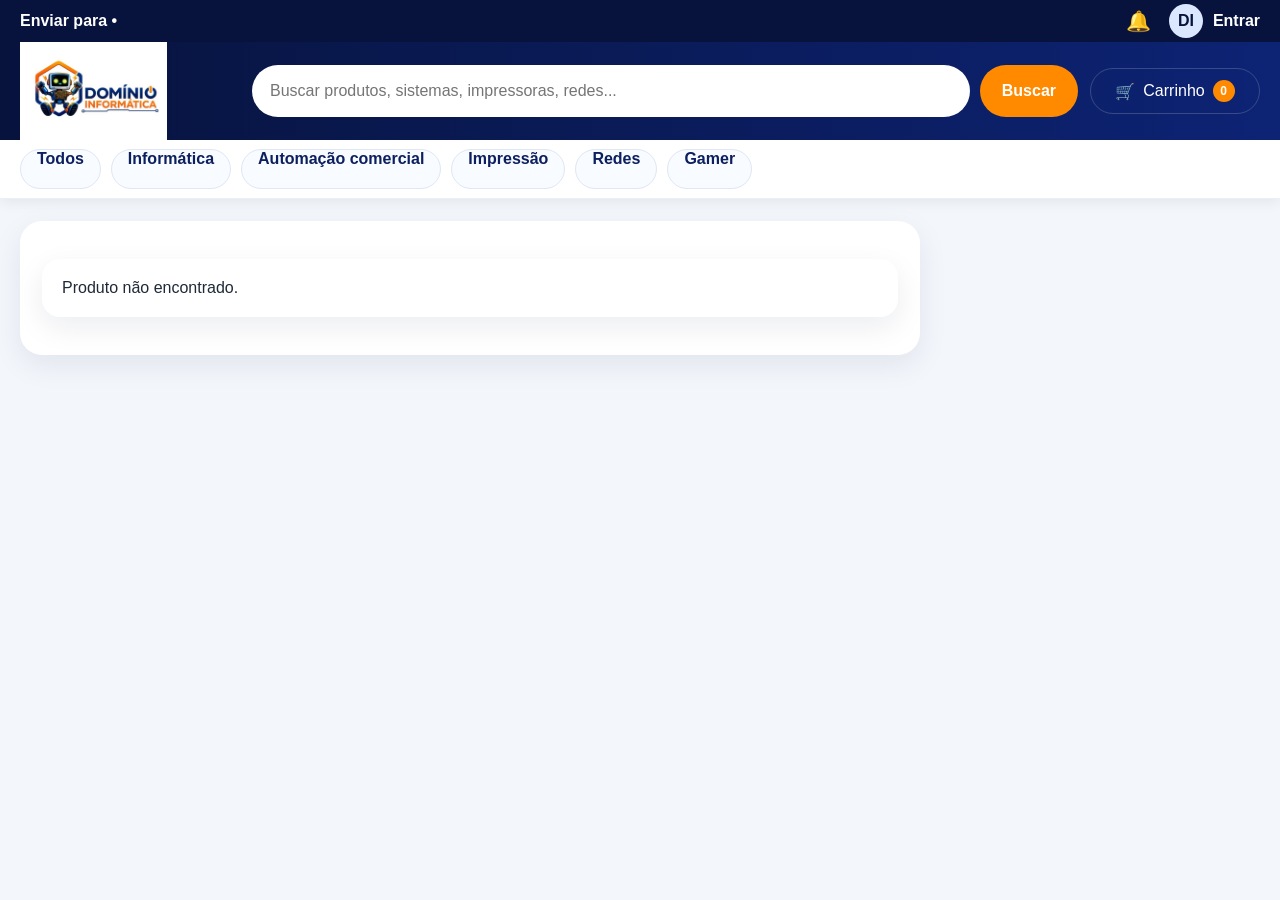
<file: product.html>
<!DOCTYPE html>
<html lang="pt-BR">
<head>
  <meta charset="UTF-8" />
  <meta name="viewport" content="width=device-width, initial-scale=1.0" />
  <title>Produto | Domínio Informática</title>
  <link rel="stylesheet" href="style.css" />
</head>
<body>
  <header class="site-header">
    <div class="header-top">
      <div class="container header-top-content">
        <button class="ship-to ship-to-btn" id="shipToBtn" type="button">
          Enviar para •
        </button>

        <div class="header-top-right">
          <button class="notif-btn" type="button" id="openNotificationsBtn" aria-label="Notificações">🔔</button>

          <div class="account-menu">
            <button class="account-trigger" id="accountTrigger" type="button">
              <span class="account-avatar" id="accountAvatar">DI</span>
              <span class="account-name" id="accountName">Entrar</span>
            </button>

            <div class="account-dropdown" id="accountDropdown">
              <div class="account-dropdown-header">
                <strong id="dropdownUserName">Visitante</strong>
                <span id="dropdownUserEmail">Faça login para continuar</span>
              </div>

              <a href="login.html" id="profileLink">Entrar / Cadastro</a>
              <button type="button" id="myOrdersBtn">Compras</button>
              <button type="button" id="logoutBtn">Sair</button>
            </div>
          </div>
        </div>
      </div>
    </div>

    <div class="header-main">
      <div class="container header-main-content">
        <a href="index.html" class="logo-area" aria-label="Domínio Informática">
          <img src="logo-dominio.png.png" alt="Domínio Informática" class="site-logo" />
        </a>

        <form class="search-form" id="searchForm">
          <input
            type="search"
            id="searchInput"
            placeholder="Buscar produtos, sistemas, impressoras, redes..."
            autocomplete="off"
          />
          <button type="submit">Buscar</button>
        </form>

     <a href="cart.html" class="header-cart" aria-label="Carrinho">
          <span class="header-cart-icon">🛒</span>
          <span class="header-cart-text">Carrinho</span>
          <span class="cart-count" id="cartCount">0</span>
        </a>
      </div>
    </div>

    <nav class="main-nav">
      <div class="container nav-list">
        <a class="nav-chip" href="index.html">Todos</a>
        <a class="nav-chip" href="index.html?cat=informática">Informática</a>
        <a class="nav-chip" href="index.html?cat=automação comercial">Automação comercial</a>
        <a class="nav-chip" href="index.html?cat=impressão">Impressão</a>
        <a class="nav-chip" href="index.html?cat=redes">Redes</a>
        <a class="nav-chip" href="index.html?cat=gamer">Gamer</a>
      </div>
    </nav>
  </header>

  <main class="container section">
    <div id="productPage"></div>
  </main>

  <aside class="notification-panel" id="notificationPanel">
    <div class="notification-header">
      <h3>Avisos</h3>
      <button type="button" id="closeNotificationsBtn">✕</button>
    </div>
    <div class="notification-body">
      <div class="notification-item">Confirme seu e-mail para deixar sua conta mais segura.</div>
      <div class="notification-item">Acompanhe novidades e promoções da Domínio Informática.</div>
    </div>
  </aside>

  <aside class="orders-panel" id="ordersPanel">
    <div class="notification-header">
      <h3>Minhas compras</h3>
      <button type="button" id="closeOrdersBtn">✕</button>
    </div>
    <div class="notification-body" id="ordersContent"></div>
  </aside>

  <script src="products.js"></script>
  <script src="app.js"></script>
</body>
</html>
</file>
<file: style.css>
:root {
  --bg: #f3f6fb;
  --white: #ffffff;
  --dark: #07133d;
  --dark-2: #0c1f5f;
  --orange: #ff8a00;
  --text: #1f2937;
  --muted: #667085;
  --border: #dfe7f3;
  --shadow: 0 10px 30px rgba(9, 22, 60, 0.08);
  --container: 1240px;
}

* { box-sizing: border-box; }
html { scroll-behavior: smooth; }

body {
  margin: 0;
  font-family: Arial, Helvetica, sans-serif;
  background: var(--bg);
  color: var(--text);
}

img { max-width: 100%; display: block; }
button, input, textarea, select { font: inherit; }
a { text-decoration: none; color: inherit; }
.hidden { display: none !important; }

.container {
  width: min(100% - 24px, var(--container));
  margin: 0 auto;
}

.site-header {
  position: sticky;
  top: 0;
  z-index: 50;
  box-shadow: 0 2px 14px rgba(0,0,0,.08);
}

.header-top {
  background: var(--dark);
  color: var(--white);
}

.header-top-content {
  min-height: 42px;
  display: flex;
  align-items: center;
  justify-content: space-between;
  gap: 12px;
}

.ship-to-btn {
  border: 0;
  background: transparent;
  color: var(--white);
  font-weight: 700;
  cursor: pointer;
  padding: 0;
}

.header-top-right {
  display: flex;
  align-items: center;
  gap: 12px;
}

.notif-btn,
.account-trigger {
  border: 0;
  background: transparent;
  color: var(--white);
  cursor: pointer;
}

.notif-btn {
  font-size: 20px;
}

.account-menu {
  position: relative;
}

.account-trigger {
  display: flex;
  align-items: center;
  gap: 10px;
  padding: 4px 0;
}

.account-avatar {
  width: 34px;
  height: 34px;
  border-radius: 999px;
  background: #dbe7ff;
  color: var(--dark);
  display: grid;
  place-items: center;
  font-weight: 700;
}

.account-name {
  font-weight: 700;
}

.account-dropdown {
  position: absolute;
  right: 0;
  top: calc(100% + 10px);
  width: 260px;
  background: var(--white);
  border-radius: 16px;
  box-shadow: var(--shadow);
  padding: 12px;
  display: none;
  z-index: 70;
}

.account-dropdown {
  position: absolute;
  right: 0;
  top: calc(100% + 10px);
  width: 260px;
  background: var(--white);
  border-radius: 16px;
  box-shadow: var(--shadow);
  padding: 12px;
  display: none;
  z-index: 70;
}

.account-dropdown.open {
  display: block;
}

.account-dropdown-header {
  padding: 8px 8px 12px;
  border-bottom: 1px solid var(--border);
  margin-bottom: 8px;
}

.account-dropdown-header strong {
  display: block;
  font-size: 18px;
}

.account-dropdown-header span {
  display: block;
  color: var(--muted);
  font-size: 13px;
}

.account-dropdown a,
.account-dropdown button {
  width: 100%;
  text-align: left;
  background: transparent;
  border: 0;
  padding: 12px 8px;
  border-radius: 10px;
  cursor: pointer;
}

.account-dropdown a:hover,
.account-dropdown button:hover {
  background: #f3f7ff;
}

.header-main {
  background: linear-gradient(90deg, #07133d, #0d2374);
}

.header-main-content {
  min-height: 96px;
  display: grid;
  grid-template-columns: 320px 1fr 170px;
  gap: 18px;
  align-items: center;
}

.logo-area {
  display: flex;
  align-items: center;
}

.site-logo {
  max-height: 120px;
  width: auto;
}

.search-form {
  display: flex;
  gap: 10px;
}

.search-form input {
  flex: 1;
  height: 52px;
  border: 0;
  border-radius: 999px;
  padding: 0 18px;
  outline: none;
}

.search-form button {
  height: 52px;
  border: 0;
  border-radius: 999px;
  padding: 0 22px;
  background: var(--orange);
  color: var(--white);
  font-weight: 700;
  cursor: pointer;
}

.header-cart {
  display: inline-flex;
  align-items: center;
  justify-content: center;
  gap: 8px;
  color: var(--white);
  border: 1px solid rgba(255,255,255,.18);
  border-radius: 999px;
  min-height: 46px;
  padding: 0 16px;
}

.cart-count {
  min-width: 22px;
  height: 22px;
  border-radius: 999px;
  background: var(--orange);
  color: var(--white);
  display: inline-grid;
  place-items: center;
  font-size: 12px;
  font-weight: 700;
  padding: 0 6px;
}

.main-nav {
  background: var(--white);
  border-bottom: 1px solid #ebf0f8;
}

.nav-list {
  min-height: 58px;
  display: flex;
  align-items: center;
  gap: 10px;
  overflow-x: auto;
}

.nav-chip {
  border: 1px solid var(--border);
  background: #f8fbff;
  color: var(--dark-2);
  border-radius: 999px;
  min-height: 40px;
  padding: 0 16px;
  cursor: pointer;
  font-weight: 700;
  white-space: nowrap;
}

.nav-chip.active {
  background: var(--dark-2);
  color: var(--white);
  border-color: var(--dark-2);
}

.hero-slider-section {
  padding: 20px 0 12px;
}

.hero-slider {
  position: relative;
  min-height: 400px;
  border-radius: 24px;
  overflow: hidden;
  box-shadow: var(--shadow);
}

.hero-slide {
  position: absolute;
  inset: 0;
  padding: 42px;
  display: none;
  color: var(--white);
  overflow: hidden;
}

.hero-slide.active {
  display: flex;
  align-items: center;
}

.hero-slide-bg {
  position: absolute;
  inset: 0;
  background-size: cover;
  background-position: center;
}

.hero-slide-content {
  position: relative;
  z-index: 2;
  max-width: 620px;
}

.hero-badge {
  display: inline-flex;
  background: rgba(255,255,255,.14);
  border: 1px solid rgba(255,255,255,.18);
  color: var(--white);
  padding: 8px 14px;
  border-radius: 999px;
  font-weight: 700;
  margin-bottom: 10px;
}

.hero-slide h1 {
  margin: 0 0 14px;
  font-size: 42px;
  line-height: 1.1;
}

.hero-slide p {
  font-size: 17px;
  line-height: 1.55;
  color: rgba(255,255,255,.92);
}

.hero-slide-actions {
  display: flex;
  gap: 12px;
  margin-top: 18px;
  flex-wrap: wrap;
}

.slider-controls {
  display: flex;
  justify-content: center;
  align-items: center;
  gap: 12px;
  margin-top: 14px;
}

.slider-controls button {
  width: 40px;
  height: 40px;
  border-radius: 999px;
  border: 0;
  background: var(--dark-2);
  color: var(--white);
  cursor: pointer;
}

.slider-dots {
  display: flex;
  gap: 8px;
}

.slider-dot {
  width: 10px;
  height: 10px;
  border-radius: 999px;
  background: #c5d4ee;
  cursor: pointer;
  border: 0;
}

.slider-dot.active {
  background: var(--orange);
}

.section {
  padding: 22px 0 28px;
}

.section-head {
  margin-bottom: 16px;
}

.section-head h2 {
  margin: 0 0 6px;
  font-size: 30px;
}

.section-head p {
  margin: 0;
  color: var(--muted);
}

.system-grid {
  display: grid;
  grid-template-columns: repeat(3, 1fr);
  gap: 16px;
}

.system-card {
  background: var(--white);
  border-radius: 18px;
  box-shadow: var(--shadow);
  overflow: hidden;
  display: flex;
  flex-direction: column;
}

.system-card-media {
  min-height: 220px;
  background: #eef4ff;
  display: flex;
  align-items: center;
  justify-content: center;
  padding: 16px;
}

.system-card-media img {
  max-height: 190px;
  object-fit: contain;
}

.system-card-body {
  padding: 16px;
}

.system-card-body h3 {
  margin: 0 0 8px;
}

.system-card-body p {
  margin: 0 0 14px;
  color: var(--muted);
  line-height: 1.55;
}

.product-grid {
  display: grid;
  grid-template-columns: repeat(5, 1fr);
  gap: 14px;
}

.product-card {
  background: var(--white);
  border-radius: 18px;
  box-shadow: var(--shadow);
  overflow: hidden;
  display: flex;
  flex-direction: column;
}

.product-image-wrap {
  min-height: 190px;
  background: #f8fbff;
  display: flex;
  align-items: center;
  justify-content: center;
  padding: 14px;
}

.product-image {
  width: 100%;
  height: 160px;
  object-fit: contain;
}

.product-body {
  padding: 14px;
  display: flex;
  flex-direction: column;
  gap: 8px;
}

.product-code {
  font-size: 12px;
  color: var(--muted);
}

.product-title {
  font-size: 15px;
  font-weight: 700;
  line-height: 1.35;
  min-height: 42px;
}

.product-category {
  color: var(--dark-2);
  font-size: 12px;
  font-weight: 700;
  text-transform: capitalize;
}

.price-row {
  display: flex;
  align-items: baseline;
  gap: 8px;
  flex-wrap: wrap;
}

.product-price {
  font-size: 24px;
  color: var(--dark-2);
  font-weight: 900;
}

.product-old-price {
  color: var(--muted);
  text-decoration: line-through;
  font-size: 13px;
}

.stock {
  color: #16914a;
  font-size: 12px;
  font-weight: 700;
}

.product-actions {
  display: grid;
  gap: 8px;
}

.btn-primary,
.btn-secondary,
.small-btn {
  border: 0;
  cursor: pointer;
  font-weight: 700;
  border-radius: 14px;
  min-height: 44px;
  padding: 0 16px;
  display: inline-flex;
  align-items: center;
  justify-content: center;
}

.btn-primary,
.small-btn.primary {
  background: var(--orange);
  color: var(--white);
}

.btn-secondary,
.small-btn.secondary {
  background: #eff5ff;
  color: var(--dark-2);
  border: 1px solid var(--border);
}

.full {
  width: 100%;
}

.custom-order-box {
  background: var(--white);
  border-radius: 22px;
  box-shadow: var(--shadow);
  padding: 24px;
}

.custom-order-box h2 {
  margin-top: 0;
}

.custom-order-box p {
  color: var(--muted);
}

.custom-order-box textarea {
  width: 100%;
  min-height: 120px;
  border: 1px solid var(--border);
  border-radius: 14px;
  padding: 14px;
  margin: 12px 0 14px;
  resize: vertical;
}

.notification-panel,
.orders-panel {
  position: fixed;
  top: 64px;
  right: 16px;
  width: 340px;
  background: var(--white);
  border-radius: 18px;
  box-shadow: var(--shadow);
  z-index: 80;
  display: none;
}

.notification-panel.open,
.orders-panel.open {
  display: block;
}

.notification-header {
  padding: 14px 16px;
  border-bottom: 1px solid var(--border);
  display: flex;
  justify-content: space-between;
  align-items: center;
}

.notification-header button {
  border: 0;
  background: transparent;
  cursor: pointer;
  font-size: 18px;
}

.notification-body {
  padding: 14px;
  display: grid;
  gap: 10px;
  max-height: 420px;
  overflow: auto;
}

.notification-item {
  background: #f8fbff;
  border-radius: 12px;
  padding: 12px;
  border: 1px solid var(--border);
}

.dombot-fab {
  position: fixed;
  right: 18px;
  bottom: 18px;
  z-index: 70;
}

.dombot-toggle {
  min-height: 56px;
  border: 0;
  border-radius: 999px;
  padding: 8px 14px;
  background: var(--dark-2);
  color: var(--white);
  font-weight: 800;
  cursor: pointer;
  box-shadow: var(--shadow);
  display: flex;
  align-items: center;
  gap: 10px;
}

.dombot-toggle img {
  width: 34px;
  height: 34px;
  object-fit: contain;
  border-radius: 999px;
}

.dombot-panel {
  position: fixed;
  right: 18px;
  bottom: 82px;
  width: 340px;
  max-width: calc(100vw - 16px);
  background: var(--white);
  border-radius: 20px;
  box-shadow: var(--shadow);
  overflow: hidden;
  display: none;
  z-index: 70;
}

.dombot-panel.open {
  display: block;
}

.dombot-header {
  background: var(--dark-2);
  color: var(--white);
  padding: 14px 16px;
  display: flex;
  justify-content: space-between;
  align-items: center;
}

.dombot-header-left {
  display: flex;
  align-items: center;
  gap: 10px;
}

.dombot-avatar {
  width: 34px;
  height: 34px;
  object-fit: contain;
}

.dombot-header button {
  border: 0;
  background: transparent;
  color: var(--white);
  cursor: pointer;
}

.dombot-body {
  padding: 16px;
  display: grid;
  gap: 10px;
}

.dombot-option {
  min-height: 42px;
  border-radius: 12px;
  border: 1px solid var(--border);
  background: #f8fbff;
  text-align: left;
  padding: 0 12px;
  cursor: pointer;
}

.dombot-body textarea {
  width: 100%;
  min-height: 90px;
  border-radius: 12px;
  border: 1px solid var(--border);
  padding: 12px;
  resize: vertical;
}

.login-page-body {
  background: linear-gradient(135deg, #07133d, #0d2374);
  min-height: 100vh;
  display: grid;
  place-items: center;
}

.login-page {
  width: min(100% - 24px, 760px);
}

.login-card {
  background: var(--white);
  border-radius: 22px;
  box-shadow: var(--shadow);
  padding: 26px;
}

.login-logo {
  max-height: 76px;
  margin: 0 auto 16px;
}

.back-link {
  color: var(--dark-2);
  font-weight: 700;
}

.auth-tabs {
  display: flex;
  gap: 10px;
  margin: 18px 0;
}

.auth-tab {
  border: 1px solid var(--border);
  background: #f8fbff;
  color: var(--dark-2);
  min-height: 42px;
  padding: 0 18px;
  border-radius: 999px;
  cursor: pointer;
  font-weight: 700;
}

.auth-tab.active {
  background: var(--dark-2);
  color: var(--white);
  border-color: var(--dark-2);
}

.auth-section {
  display: none;
}

.auth-section.active {
  display: block;
}

.login-form {
  display: grid;
  gap: 12px;
  margin-top: 18px;
}

.form-grid-two {
  display: grid;
  grid-template-columns: repeat(2, 1fr);
  gap: 12px;
}

.login-form input,
.checkout-card input,
.checkout-card select,
.checkout-card textarea {
  width: 100%;
  min-height: 48px;
  border: 1px solid var(--border);
  border-radius: 14px;
  padding: 12px 14px;
  outline: none;
}

.checkout-card textarea {
  min-height: 120px;
  resize: vertical;
}

.product-layout {
  display: grid;
  grid-template-columns: 1fr 320px;
  gap: 20px;
}

.product-main-card,
.product-right-ads,
.checkout-card {
  background: var(--white);
  border-radius: 22px;
  box-shadow: var(--shadow);
}

.product-main-card {
  padding: 22px;
}

.product-top-grid {
  display: grid;
  grid-template-columns: 1.2fr 1fr 360px;
  gap: 20px;
  align-items: start;
}

.product-gallery-side {
  display: grid;
  grid-template-columns: 90px 1fr;
  gap: 16px;
}

.product-thumbs {
  display: grid;
  gap: 10px;
}

.product-thumb {
  border: 1px solid var(--border);
  border-radius: 12px;
  padding: 6px;
  background: var(--white);
  cursor: pointer;
}

.product-thumb img {
  width: 100%;
  height: 70px;
  object-fit: contain;
}

.product-main-image-box {
  background: #f8fbff;
  border-radius: 20px;
  padding: 18px;
  min-height: 480px;
  display: flex;
  align-items: center;
  justify-content: center;
  overflow: hidden;
}

.product-main-image-box img {
  width: 100%;
  max-height: 440px;
  object-fit: contain;
  transition: transform .18s ease;
}

.product-main-image-box.zooming img {
  transform: scale(1.85);
}

.product-info-side,
.product-buy-side {
  display: grid;
  gap: 14px;
}

.product-title-page {
  margin: 0;
  font-size: 34px;
  line-height: 1.12;
}

.product-meta-line {
  color: var(--muted);
  font-size: 14px;
}

.what-you-need-box,
.seller-box,
.trust-box,
.ad-box,
.product-description-block,
.product-specs-block,
.product-gallery-block {
  background: #fbfdff;
  border: 1px solid var(--border);
  border-radius: 18px;
  padding: 18px;
}

.what-you-need-box h3,
.product-description-block h2,
.product-specs-block h2,
.product-gallery-block h2,
.ad-box h3 {
  margin-top: 0;
}

.what-you-need-box ul {
  margin: 0;
  padding-left: 18px;
  line-height: 1.7;
}

.seller-stock {
  font-size: 15px;
  color: var(--text);
}

.quantity-box {
  display: flex;
  align-items: center;
  gap: 10px;
}

.qty-btn {
  width: 38px;
  height: 38px;
  border-radius: 12px;
  border: 1px solid var(--border);
  background: #fff;
  cursor: pointer;
}

.qty-value {
  min-width: 44px;
  text-align: center;
  font-weight: 700;
}

.product-right-ads {
  padding: 18px;
  display: grid;
  gap: 16px;
  height: fit-content;
  position: sticky;
  top: 120px;
}

.related-products-side {
  display: grid;
  gap: 12px;
}

.related-side-card {
  display: grid;
  grid-template-columns: 70px 1fr;
  gap: 10px;
  align-items: start;
}

.related-side-card img {
  width: 70px;
  height: 70px;
  object-fit: contain;
  background: #fff;
  border-radius: 10px;
  border: 1px solid var(--border);
}

.product-specs-grid {
  display: grid;
  grid-template-columns: repeat(2, 1fr);
  gap: 12px;
}

.spec-item {
  background: #f6f9ff;
  border-radius: 12px;
  padding: 14px;
  border: 1px solid var(--border);
}

.spec-item strong {
  display: block;
  margin-bottom: 4px;
}

.product-large-photos {
  display: grid;
  gap: 18px;
}

.product-large-photo {
  background: #fff;
  border-radius: 16px;
  border: 1px solid var(--border);
  padding: 16px;
}

.product-large-photo img {
  width: 100%;
  object-fit: contain;
}

.checkout-layout-modern {
  display: grid;
  grid-template-columns: 1.1fr 0.9fr;
  gap: 20px;
}

.checkout-main-modern {
  display: grid;
  gap: 16px;
}

.checkout-card {
  padding: 20px;
}

.checkout-card-header h2 {
  margin: 0 0 14px;
}

.checkout-options-grid {
  display: grid;
  grid-template-columns: repeat(3, 1fr);
  gap: 12px;
}

.checkout-option-card {
  border: 1px solid var(--border);
  border-radius: 16px;
  padding: 14px;
  background: #fbfdff;
  display: grid;
  gap: 6px;
  cursor: pointer;
}

.checkout-option-card input {
  display: none;
}

.checkout-option-card.selected {
  border-color: var(--dark-2);
  box-shadow: 0 0 0 2px rgba(13,35,116,.08);
}

.delivery-fields-grid {
  display: grid;
  gap: 12px;
  margin-top: 14px;
}

.checkout-payment-box-modern {
  margin-top: 14px;
  background: #fbfdff;
  border-radius: 18px;
  border: 1px solid var(--border);
  padding: 16px;
}

.pix-layout-modern {
  display: grid;
  grid-template-columns: 280px 1fr;
  gap: 18px;
  align-items: center;
}

.pix-qr-box {
  background: #fff;
  border-radius: 18px;
  border: 1px solid var(--border);
  padding: 10px;
}

.pix-qr-box img {
  width: 100%;
  display: block;
}

.pix-copy-line {
  display: flex;
  gap: 10px;
  margin: 12px 0;
}

.pix-copy-line input {
  flex: 1;
}

.checkout-summary-modern {
  position: relative;
}

.sticky-summary {
  position: sticky;
  top: 120px;
}

.checkout-item-card {
  display: grid;
  grid-template-columns: 64px 1fr;
  gap: 12px;
  padding: 12px 0;
  border-bottom: 1px solid #eef3fa;
}

.checkout-item-card img {
  width: 64px;
  height: 64px;
  object-fit: contain;
  background: #fff;
  border-radius: 10px;
  border: 1px solid var(--border);
}

.checkout-summary-total-modern {
  display: grid;
  gap: 10px;
  margin-top: 18px;
}

.checkout-summary-total-modern div {
  display: flex;
  justify-content: space-between;
}

.checkout-user-card,
.checkout-user-empty {
  background: #fbfdff;
  border: 1px solid var(--border);
  border-radius: 16px;
  padding: 16px;
}

.empty-message {
  padding: 20px;
  background: var(--white);
  border-radius: 18px;
  box-shadow: var(--shadow);
}

@media (max-width: 1100px) {
  .product-grid {
    grid-template-columns: repeat(4, 1fr);
  }

  .system-grid,
  .product-layout,
  .checkout-layout-modern,
  .product-top-grid,
  .pix-layout-modern {
    grid-template-columns: 1fr;
  }

  .product-right-ads,
  .sticky-summary {
    position: static;
  }
}

@media (max-width: 860px) {
  .site-header {
    position: static;
  }

  .header-main-content {
    grid-template-columns: 1fr;
    padding: 14px 0;
  }

  .header-cart {
    justify-self: start;
  }

  .product-grid,
  .system-grid,
  .form-grid-two,
  .checkout-options-grid {
    grid-template-columns: 1fr;
  }

  .product-gallery-side {
    grid-template-columns: 1fr;
  }

  .product-thumbs {
    grid-template-columns: repeat(4, 1fr);
  }

  .hero-slide h1 {
    font-size: 30px;
  }

  .site-logo {
    max-height: 90px;
  }
}

@media (max-width: 560px) {
  .container {
    width: min(100% - 16px, var(--container));
  }

  .header-top-content {
    flex-direction: column;
    justify-content: center;
    padding: 10px 0;
  }

  .search-form {
    flex-direction: column;
  }

  .search-form button,
  .search-form input {
    width: 100%;
  }

  .product-grid {
    grid-template-columns: repeat(2, 1fr);
    gap: 10px;
  }

  .hero-slide {
    padding: 24px;
    min-height: 340px;
  }

  .hero-slide h1 {
    font-size: 26px;
  }

  .site-logo {
    max-height: 76px;
  }

  .dombot-panel,
  .notification-panel,
  .orders-panel {
    width: calc(100% - 16px);
    right: 8px;
  }
}
/* logo mais perto da busca */
.header-main-content {
  min-height: 96px;
  display: grid;
  grid-template-columns: 220px 1fr 170px;
  gap: 12px;
  align-items: center;
}

.logo-area {
  justify-content: flex-start;
}

.site-logo {
  max-height: 98px;
  width: auto;
}

/* busca puxando resultado e mobile mais arrumado */
@media (max-width: 768px) {
  body {
    overflow-x: hidden;
  }

  .container {
    width: 96%;
    max-width: 96%;
  }

  .header-top {
    padding: 6px 0;
  }

  .header-top-content {
    display: flex;
    align-items: center;
    justify-content: center;
    position: relative;
    min-height: 38px;
  }

  .ship-to-btn {
    font-size: 13px;
    font-weight: 700;
    padding: 0;
    background: transparent;
    color: #fff;
    border: 0;
  }

  .header-top-right {
    position: absolute;
    right: 0;
    top: 50%;
    transform: translateY(-50%);
    display: flex;
    align-items: center;
    gap: 10px;
  }

  .notif-btn {
    font-size: 20px;
    padding: 0;
    background: transparent;
    border: 0;
  }

  .account-trigger {
    padding: 0;
    gap: 8px;
    background: transparent;
    border: 0;
    color: #fff;
  }

  .account-avatar {
    width: 38px;
    height: 38px;
    font-size: 18px;
  }

  .account-name {
    font-size: 16px;
    font-weight: 800;
    color: #fff;
  }

  .header-main {
    padding: 10px 0 14px;
  }

  .header-main-content {
    display: grid;
    grid-template-columns: 1fr;
    gap: 10px;
    align-items: center;
  }

  .logo-area {
    justify-content: center;
    display: flex;
  }

  .site-logo {
    max-height: 52px;
    width: auto;
  }

  .search-form {
    display: grid;
    grid-template-columns: 1fr;
    gap: 10px;
    width: 100%;
  }

  .search-form input {
    height: 46px;
    border-radius: 14px;
    font-size: 15px;
    padding: 0 16px;
  }

  .search-form button {
    height: 50px;
    border-radius: 18px;
    font-size: 18px;
    font-weight: 800;
  }

  .header-cart {
    width: 100%;
    max-width: 240px;
    margin: 0 auto;
    justify-content: center;
    min-height: 48px;
    border-radius: 999px;
  }

  .main-nav {
    overflow-x: auto;
    white-space: nowrap;
    padding: 8px 0;
  }

  .nav-list {
    display: flex;
    gap: 10px;
    flex-wrap: nowrap;
    width: max-content;
    padding-bottom: 2px;
  }

  .nav-chip {
    font-size: 14px;
    padding: 10px 16px;
    border-radius: 999px;
    flex: 0 0 auto;
  }

  .hero-slide {
    border-radius: 24px;
    padding: 22px 16px 80px;
  }

  .hero-slide h1,
  .hero-slide-title {
    font-size: 26px;
    line-height: 1.08;
  }

  .hero-slide p,
  .hero-slide-text {
    font-size: 14px;
    line-height: 1.4;
  }

  /* SISTEMAS */
  .system-grid,
  #systemGrid {
    display: grid !important;
    grid-template-columns: repeat(3, minmax(0, 1fr));
    gap: 8px;
  }

  .system-card {
    border-radius: 16px;
    overflow: hidden;
  }

  .system-card img {
    height: 86px;
    object-fit: contain;
    padding: 8px;
    background: #eef3fb;
  }

  .system-card-body {
    padding: 8px;
  }

  .system-card h3 {
    font-size: 12px;
    line-height: 1.1;
    margin-bottom: 6px;
    min-height: 28px;
  }

  .system-card p {
    display: none;
  }

  .system-card .btn-primary,
  .system-card .btn-secondary {
    width: 100%;
    padding: 8px 6px;
    font-size: 11px;
    border-radius: 12px;
  }

  /* PRODUTOS */
  .products-grid,
  #allProducts {
    display: grid !important;
    grid-template-columns: repeat(3, minmax(0, 1fr));
    gap: 8px;
  }

  .product-card {
    border-radius: 16px;
    overflow: hidden;
    background: #fff;
  }

  .product-image-wrap {
    padding: 8px;
  }

  .product-image {
    width: 100%;
    height: 86px;
    object-fit: contain;
  }

  .product-body {
    padding: 8px;
  }

  .product-code {
    font-size: 10px;
    margin-bottom: 4px;
  }

  .product-title {
    font-size: 12px;
    line-height: 1.2;
    min-height: 30px;
    margin-bottom: 4px;
    display: -webkit-box;
    -webkit-line-clamp: 2;
    -webkit-box-orient: vertical;
    overflow: hidden;
  }

  .product-category {
    font-size: 11px;
    margin-bottom: 6px;
  }

  .product-price {
    font-size: 16px;
    line-height: 1;
  }

  .product-old-price {
    font-size: 10px;
  }

  .stock {
    font-size: 10px;
    margin: 6px 0;
    line-height: 1.2;
  }

  .product-actions {
    display: grid;
    gap: 6px;
  }

  .small-btn,
  .product-actions button {
    width: 100%;
    padding: 8px 4px;
    font-size: 11px;
    line-height: 1.15;
    border-radius: 12px;
  }

  .product-actions .secondary,
  .product-actions .small-btn.secondary {
    margin-top: 0;
  }

  .dombot-toggle,
  #domBotToggle {
    right: 14px !important;
    bottom: 14px !important;
    padding: 10px 16px !important;
    border-radius: 999px !important;
    font-size: 14px !important;
    min-height: 52px;
    z-index: 999;
  }

  .dombot-toggle img,
  #domBotToggle img {
    width: 24px;
    height: 24px;
  }

  .dombot-panel,
  #domBotPanel {
    width: calc(100% - 24px) !important;
    right: 12px !important;
    left: 12px !important;
    bottom: 76px !important;
    z-index: 999;
  }

  .product-layout {
    display: block;
  }

  .product-top-grid {
    display: block;
  }

  .product-gallery-side {
    display: block !important;
  }

  .product-thumbs {
    display: flex;
    gap: 8px;
    overflow-x: auto;
    margin-bottom: 10px;
  }

  .product-thumb {
    min-width: 64px;
    height: 64px;
  }

  .product-main-image-box {
    min-height: 280px !important;
  }

  .product-zoom-float,
  .product-zoom-pane {
    display: none !important;
  }

  .product-right-ads {
    display: none;
  }

  .account-dropdown {
    right: 0;
    left: auto;
    width: 230px;
    max-width: calc(100vw - 24px);
  }
}

/* zoom com telinha do lado no computador */
.product-gallery-side {
  display: grid;
  grid-template-columns: 90px minmax(320px, 1fr);
  gap: 16px;
  align-items: start;
  position: relative;
}

.product-main-image-box {
  position: relative;
  background: #fff;
  border: 1px solid var(--border);
  border-radius: 20px;
  min-height: 520px;
  display: flex;
  align-items: center;
  justify-content: center;
  overflow: hidden;
}

.product-main-image-box img {
  width: 100%;
  height: 100%;
  max-height: 500px;
  object-fit: contain;
}

.product-zoom-float {
  position: absolute;
  left: calc(100% + 18px);
  top: 0;
  width: 420px;
  height: 420px;
  background: #fff;
  border: 1px solid var(--border);
  border-radius: 20px;
  box-shadow: var(--shadow);
  overflow: hidden;
  display: none;
  z-index: 50;
}

.product-zoom-float.active {
  display: block;
}

.product-zoom-float img {
  width: 100%;
  height: 100%;
  object-fit: contain;
  transform: scale(1);
  transform-origin: center center;
  transition: transform 0.08s linear;
  background: #fff;
}

@media (max-width: 980px) {
  .product-gallery-side {
    grid-template-columns: 1fr;
  }

  .product-thumbs {
    order: 2;
    display: flex;
    flex-direction: row;
    gap: 10px;
    overflow-x: auto;
  }

  .product-main-image-box {
    min-height: 340px;
  }

  .product-zoom-float {
    display: none !important;
  }
}

/* carrinho antes do checkout */
.cart-layout {
  display: grid;
  grid-template-columns: 1.1fr 0.9fr;
  gap: 20px;
}

.cart-item-row {
  display: grid;
  grid-template-columns: 34px 90px 1fr 150px 120px 46px;
  gap: 14px;
  align-items: center;
  padding: 16px 0;
  border-bottom: 1px solid #eef3fa;
}

.cart-check-wrap {
  display: flex;
  justify-content: center;
}

.cart-item-image img {
  width: 90px;
  height: 90px;
  object-fit: contain;
  background: #fff;
  border: 1px solid var(--border);
  border-radius: 12px;
}

.cart-item-info p {
  color: var(--muted);
  margin: 6px 0 0;
}

.cart-item-qty {
  display: flex;
  align-items: center;
  gap: 10px;
}

.cart-item-price {
  font-weight: 800;
  color: var(--dark-2);
}

.cart-delete-btn {
  border: 0;
  background: transparent;
  cursor: pointer;
  font-size: 20px;
}

.cart-summary-lines {
  display: grid;
  gap: 10px;
  margin-bottom: 18px;
}

.cart-summary-lines div,
.cart-summary-total {
  display: flex;
  justify-content: space-between;
  align-items: center;
}

.cart-summary-total {
  padding: 14px 0 18px;
  border-top: 1px solid #eef3fa;
  font-size: 18px;
}

@media (max-width: 1100px) {
  .cart-layout {
    grid-template-columns: 1fr;
  }
}

@media (max-width: 860px) {
  .cart-item-row {
    grid-template-columns: 1fr;
    gap: 10px;
    padding: 16px 0;
  }

  .cart-check-wrap {
    justify-content: flex-start;
  }

  .cart-item-image img {
    width: 100px;
    height: 100px;
  }

  .cart-item-qty {
    justify-content: flex-start;
  }
}
.account-dropdown a,
.account-dropdown button {
  color: #23314d;
  text-decoration: none;
  background: transparent;
  border: 0;
  width: 100%;
  text-align: left;
  padding: 10px 12px;
  border-radius: 10px;
  cursor: pointer;
  font-size: 15px;
}

.account-dropdown a:hover,
.account-dropdown button:hover {
  background: #f4f6fb;
}
/* =========================
   MOBILE NOVO - ESTILO MAIS COMPACTO
   ========================= */
@media (max-width: 768px) {
  body {
    overflow-x: hidden;
  }

  .container {
    width: 96%;
    max-width: 96%;
  }

  /* TOPO */
  .header-top {
    padding: 6px 0;
  }

  .header-top-content {
    display: flex;
    align-items: center;
    justify-content: center;
    position: relative;
    min-height: 38px;
  }

  .ship-to-btn {
    font-size: 13px;
    font-weight: 700;
    padding: 0;
    background: transparent;
    color: #fff;
    border: 0;
  }

  .header-top-right {
    position: absolute;
    right: 0;
    top: 50%;
    transform: translateY(-50%);
    display: flex;
    align-items: center;
    gap: 10px;
  }

  .notif-btn {
    font-size: 20px;
    padding: 0;
    background: transparent;
    border: 0;
  }

  .account-trigger {
    padding: 0;
    gap: 8px;
    background: transparent;
    border: 0;
    color: #fff;
  }

  .account-avatar {
    width: 38px;
    height: 38px;
    font-size: 18px;
  }

  .account-name {
    font-size: 16px;
    font-weight: 800;
    color: #fff;
  }

  /* CABEÇALHO PRINCIPAL */
  .header-main {
    padding: 10px 0 14px;
  }

  .header-main-content {
    display: grid;
    grid-template-columns: 1fr;
    gap: 10px;
    align-items: center;
  }

  .logo-area {
    justify-content: center;
    display: flex;
  }

  .site-logo {
    max-height: 52px;
    width: auto;
  }

  .search-form {
    display: grid;
    grid-template-columns: 1fr;
    gap: 10px;
    width: 100%;
  }

  .search-form input {
    height: 48px;
    border-radius: 14px;
    font-size: 15px;
    padding: 0 16px;
  }

  .search-form button {
    height: 52px;
    border-radius: 18px;
    font-size: 18px;
    font-weight: 800;
  }

  .header-cart {
    width: 100%;
    max-width: 250px;
    margin: 0 auto;
    justify-content: center;
    min-height: 50px;
    border-radius: 999px;
  }

  .header-cart-text {
    font-size: 17px;
    font-weight: 800;
  }

  .cart-count {
    min-width: 28px;
    height: 28px;
    font-size: 15px;
  }

  /* MENU DE CATEGORIAS */
  .main-nav {
    overflow-x: auto;
    white-space: nowrap;
    padding: 8px 0;
  }

  .nav-list {
    display: flex;
    gap: 10px;
    flex-wrap: nowrap;
    width: max-content;
    padding-bottom: 2px;
  }

  .nav-chip {
    font-size: 14px;
    padding: 12px 18px;
    border-radius: 999px;
    flex: 0 0 auto;
  }

  /* HERO */
  .hero-section,
  .hero-slider,
  .hero-slide,
  .hero-banner {
    min-height: auto;
  }

  .hero-slide {
    border-radius: 26px;
    padding: 26px 18px 90px;
  }

  .hero-slide h1,
  .hero-slide-title {
    font-size: 28px;
    line-height: 1.08;
  }

  .hero-slide p,
  .hero-slide-text {
    font-size: 15px;
    line-height: 1.45;
  }

  .hero-slide-actions {
    flex-wrap: wrap;
    gap: 10px;
  }

  .hero-slide-actions .btn-primary,
  .hero-slide-actions .btn-secondary {
    width: auto;
    min-width: 140px;
    text-align: center;
  }

  /* SISTEMAS - 3 LADO A LADO */
  .system-grid,
  #systemGrid {
    display: grid !important;
    grid-template-columns: repeat(3, minmax(0, 1fr));
    gap: 10px;
  }

  .system-card {
    border-radius: 18px;
    overflow: hidden;
  }

  .system-card-media,
  .system-card img {
    width: 100%;
  }

  .system-card img {
    height: 110px;
    object-fit: contain;
    padding: 10px;
    background: #eef3fb;
  }

  .system-card-body {
    padding: 12px 10px 14px;
  }

  .system-card h3 {
    font-size: 14px;
    line-height: 1.1;
    margin-bottom: 8px;
  }

  .system-card p {
    font-size: 11px;
    line-height: 1.35;
    margin-bottom: 10px;
  }

  .system-card .btn-primary,
  .system-card .btn-secondary {
    width: 100%;
    padding: 10px 8px;
    font-size: 12px;
    border-radius: 14px;
  }

  /* PRODUTOS - 3 LADO A LADO */
  .products-grid,
  #allProducts {
    display: grid !important;
    grid-template-columns: repeat(3, minmax(0, 1fr));
    gap: 10px;
  }

  .product-card {
    border-radius: 18px;
    padding: 0;
    overflow: hidden;
  }

  .product-image-wrap {
    padding: 10px;
  }

  .product-image {
    width: 100%;
    height: 110px;
    object-fit: contain;
  }

  .product-body {
    padding: 10px 10px 14px;
  }

  .product-code {
    font-size: 11px;
    margin-bottom: 6px;
  }

  .product-title {
    font-size: 14px;
    line-height: 1.2;
    min-height: 52px;
    display: block;
    margin-bottom: 6px;
  }

  .product-category {
    font-size: 12px;
    margin-bottom: 8px;
  }

  .product-price {
    font-size: 18px;
    line-height: 1;
  }

  .product-old-price {
    font-size: 11px;
  }

  .stock {
    font-size: 11px;
    margin: 8px 0;
  }

  .product-actions {
    display: grid;
    grid-template-columns: 1fr;
    gap: 8px;
  }

  .small-btn,
  .product-actions .small-btn,
  .product-actions button {
    width: 100%;
    padding: 10px 8px;
    font-size: 12px;
    line-height: 1.15;
    border-radius: 14px;
  }

  /* TÍTULOS DE SEÇÃO */
  .section-title,
  #productsSectionTitle,
  #systemsSectionTitle,
  .section h2 {
    font-size: 24px;
    line-height: 1.1;
  }

  .section-subtitle,
  #productsSectionSubtitle,
  #systemsSectionSubtitle {
    font-size: 14px;
  }

  /* DOMBOT */
  .dombot-toggle,
  #domBotToggle {
    right: 14px !important;
    bottom: 14px !important;
    padding: 12px 18px !important;
    border-radius: 999px !important;
    font-size: 15px !important;
    min-height: 56px;
    z-index: 80;
  }

  .dombot-toggle img,
  #domBotToggle img {
    width: 28px;
    height: 28px;
  }

  .dombot-panel,
  #domBotPanel {
    width: calc(100% - 24px) !important;
    right: 12px !important;
    left: 12px !important;
    bottom: 82px !important;
  }

  /* PRODUTO INTERNO NO CELULAR */
  .product-layout {
    display: block;
  }

  .product-top-grid {
    display: block;
  }

  .product-gallery-side {
    display: block !important;
  }

  .product-thumbs {
    display: flex;
    gap: 8px;
    overflow-x: auto;
    margin-bottom: 10px;
  }

  .product-thumb {
    min-width: 64px;
    height: 64px;
  }

  .product-main-image-box {
    min-height: 280px !important;
  }

  .product-main-image-box img {
    max-height: 260px !important;
  }

  .product-zoom-float,
  .product-zoom-pane {
    display: none !important;
  }

  .product-right-ads {
    display: none;
  }

  /* DROPDOWN DA CONTA */
  .account-dropdown {
    right: 0;
    left: auto;
    width: 230px;
    max-width: calc(100vw - 24px);
  }
}
.account-dropdown a,
.account-dropdown button,
#profileLink,
#myOrdersBtn,
#logoutBtn {
  color: #23314d !important;
  text-decoration: none;
  background: transparent;
  border: 0;
  width: 100%;
  text-align: left;
  padding: 10px 12px;
  border-radius: 10px;
  cursor: pointer;
  font-size: 15px;
  font-weight: 600;
}

.account-dropdown a:hover,
.account-dropdown button:hover,
#profileLink:hover,
#myOrdersBtn:hover,
#logoutBtn:hover {
  background: #f4f6fb;
}
/* ===== AJUSTE FINAL MOBILE FORÇADO ===== */
@media (max-width: 768px) {
  .product-grid,
  #allProducts {
    display: grid !important;
    grid-template-columns: repeat(3, minmax(0, 1fr)) !important;
    gap: 8px !important;
  }

  .product-card {
    min-height: auto !important;
    border-radius: 14px !important;
    overflow: hidden !important;
  }

  .product-image-wrap {
    min-height: 90px !important;
    height: 90px !important;
    padding: 6px !important;
  }

  .product-image {
    height: 78px !important;
    object-fit: contain !important;
  }

  .product-body {
    padding: 8px !important;
    gap: 5px !important;
  }

  .product-code {
    font-size: 10px !important;
    line-height: 1.1 !important;
    margin: 0 !important;
  }

  .product-title {
    font-size: 11px !important;
    line-height: 1.15 !important;
    min-height: 26px !important;
    margin: 0 !important;
    display: -webkit-box !important;
    -webkit-line-clamp: 2 !important;
    -webkit-box-orient: vertical !important;
    overflow: hidden !important;
  }

  .product-category {
    font-size: 10px !important;
    margin: 0 !important;
  }

  .price-row {
    gap: 4px !important;
    margin: 0 !important;
  }

  .product-price {
    font-size: 14px !important;
    line-height: 1 !important;
  }

  .product-old-price {
    font-size: 9px !important;
  }

  .stock {
    font-size: 9px !important;
    line-height: 1.1 !important;
    margin: 0 !important;
  }

  .product-actions {
    gap: 6px !important;
  }

  .small-btn,
  .product-actions button {
    min-height: 34px !important;
    height: 34px !important;
    padding: 4px 6px !important;
    font-size: 10px !important;
    line-height: 1.1 !important;
    border-radius: 10px !important;
  }

  .system-grid,
  #systemGrid {
    display: grid !important;
    grid-template-columns: repeat(3, minmax(0, 1fr)) !important;
    gap: 8px !important;
  }

  .system-card {
    border-radius: 14px !important;
    overflow: hidden !important;
  }

  .system-card-media {
    min-height: 90px !important;
    height: 90px !important;
    padding: 6px !important;
  }

  .system-card-media img,
  .system-card img {
    max-height: 72px !important;
    height: 72px !important;
    object-fit: contain !important;
  }

  .system-card-body {
    padding: 8px !important;
  }

  .system-card-body h3 {
    font-size: 11px !important;
    line-height: 1.1 !important;
    min-height: 24px !important;
    margin: 0 0 6px !important;
  }

  .system-card-body p {
    display: none !important;
  }

  .system-card .btn-primary,
  .system-card .btn-secondary {
    min-height: 34px !important;
    height: 34px !important;
    padding: 4px 6px !important;
    font-size: 10px !important;
    border-radius: 10px !important;
  }

  .dombot-toggle,
  #domBotToggle {
    transform: scale(0.9);
    transform-origin: bottom right;
  }
}

/* iPhone menor: 2 por linha fica melhor */
@media (max-width: 430px) {
  .product-grid,
  #allProducts {
    grid-template-columns: repeat(2, minmax(0, 1fr)) !important;
  }

  .system-grid,
  #systemGrid {
    grid-template-columns: repeat(2, minmax(0, 1fr)) !important;
  }
}
</file>
